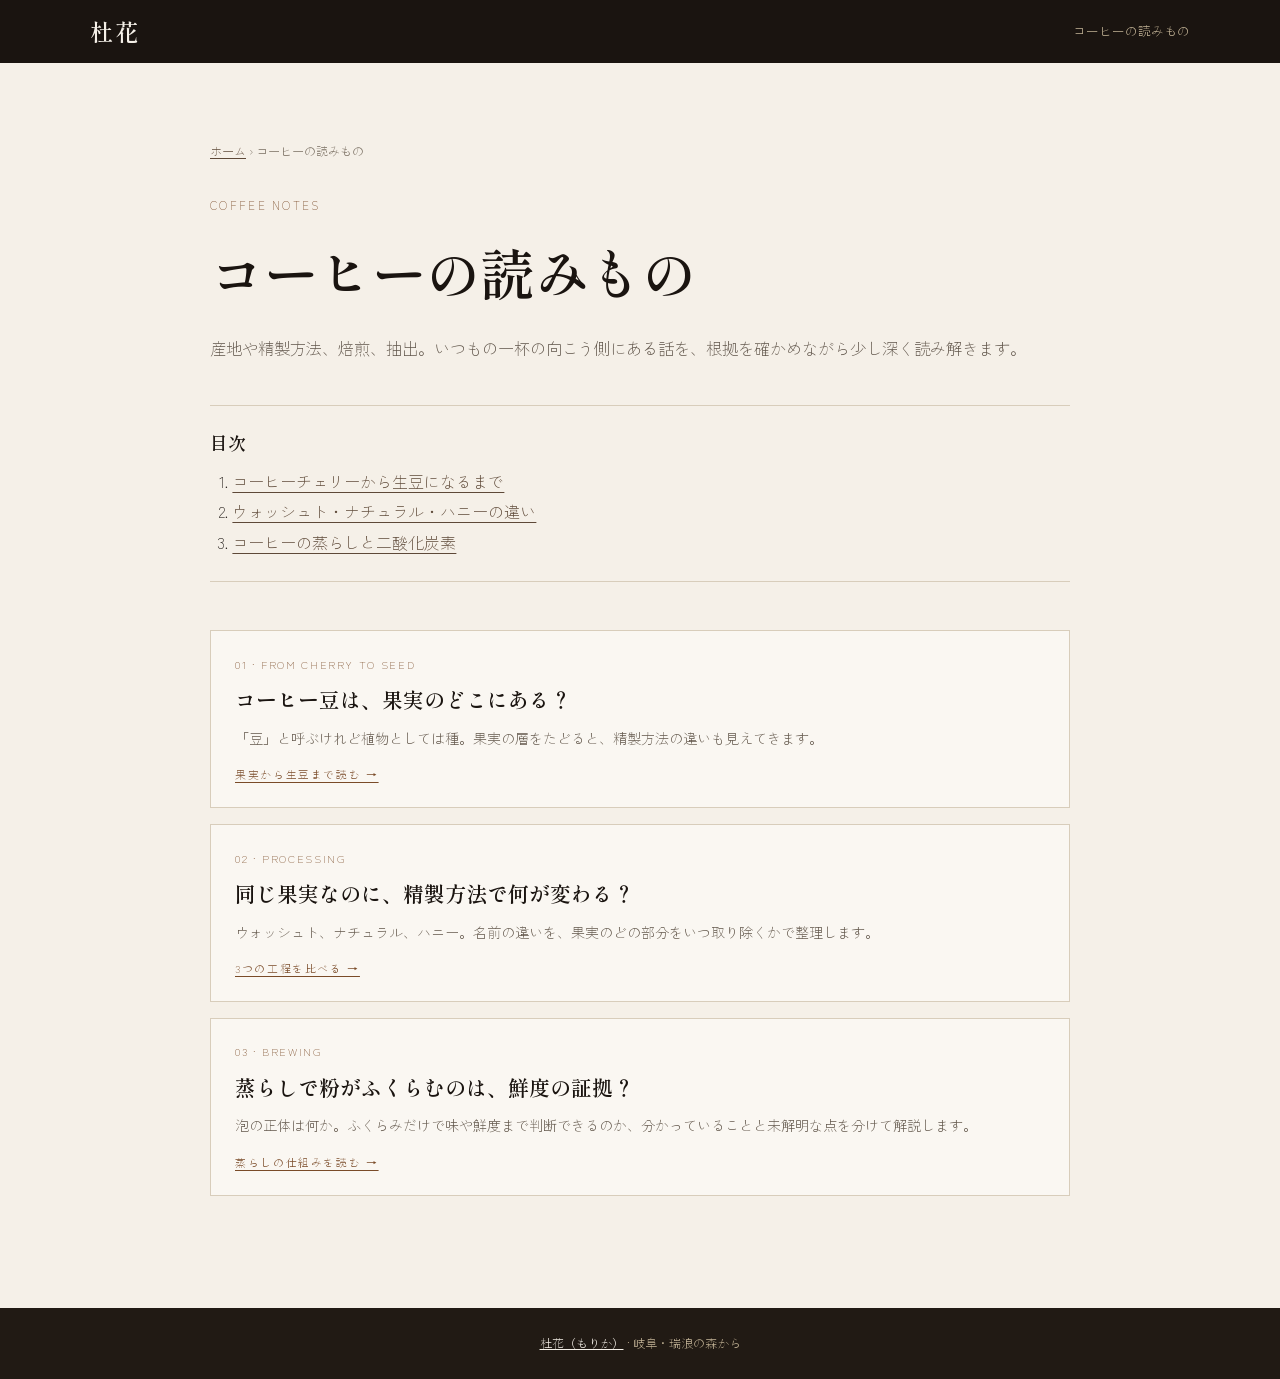
<file: coffee-notes/index.html>
<!doctype html>
<html lang="ja">
<head>
<meta charset="utf-8">
<meta name="viewport" content="width=device-width, initial-scale=1">
<meta name="robots" content="index,follow,max-image-preview:large">
<meta name="theme-color" content="#3a5240">
<link rel="icon" type="image/png" href="/apple-touch-icon.png" sizes="180x180">
<link rel="apple-touch-icon" href="/apple-touch-icon.png">
<link rel="stylesheet" href="/coffee-notes/coffee-notes.css">
<title>コーヒーの読みもの｜杜花</title>
<meta name="description" content="コーヒーチェリー、精製方法、焙煎後のガスと蒸らし。コーヒーの仕組みを根拠とともに解説する杜花の読みもの。">
<link rel="canonical" href="https://morika-lp.vercel.app/coffee-notes/">
<meta property="og:type" content="article">
<meta property="og:site_name" content="杜花">
<meta property="og:title" content="コーヒーの読みもの｜杜花">
<meta property="og:description" content="コーヒーチェリー、精製方法、焙煎後のガスと蒸らし。コーヒーの仕組みを根拠とともに解説する杜花の読みもの。">
<meta property="og:url" content="https://morika-lp.vercel.app/coffee-notes/">
<script type="application/ld+json">{"@context":"https://schema.org","@type":"CollectionPage","headline":"コーヒーの読みもの｜杜花","description":"コーヒーチェリー、精製方法、焙煎後のガスと蒸らし。コーヒーの仕組みを根拠とともに解説する杜花の読みもの。","url":"https://morika-lp.vercel.app/coffee-notes/","inLanguage":"ja-JP","publisher":{"@type":"Organization","name":"杜花","url":"https://morika-lp.vercel.app/"}}</script>
</head>
<body>
<header class="site-header"><nav aria-label="メイン"><a class="brand" href="/">杜花</a><a class="nav-link" href="/coffee-notes/">コーヒーの読みもの</a></nav></header>
<main class="page-wrap">
<p class="breadcrumb"><a href="/">ホーム</a> › コーヒーの読みもの</p><p class="eyebrow">COFFEE NOTES</p><h1 class="page-title">コーヒーの読みもの</h1><p class="lead">産地や精製方法、焙煎、抽出。いつもの一杯の向こう側にある話を、根拠を確かめながら少し深く読み解きます。</p><nav class="toc" aria-labelledby="toc-title"><h2 id="toc-title">目次</h2><ol><li><a href="/coffee-notes/coffee-cherry/">コーヒーチェリーから生豆になるまで</a></li><li><a href="/coffee-notes/washed-natural/">ウォッシュト・ナチュラル・ハニーの違い</a></li><li><a href="/coffee-notes/coffee-bloom/">コーヒーの蒸らしと二酸化炭素</a></li></ol></nav><section aria-label="記事一覧"><div class="contents-list"><a class="contents-card" href="/coffee-notes/coffee-cherry/"><span>01 · FROM CHERRY TO SEED</span><h2>コーヒー豆は、果実のどこにある？</h2><p>「豆」と呼ぶけれど植物としては種。果実の層をたどると、精製方法の違いも見えてきます。</p><span class="more">果実から生豆まで読む →</span></a><a class="contents-card" href="/coffee-notes/washed-natural/"><span>02 · PROCESSING</span><h2>同じ果実なのに、精製方法で何が変わる？</h2><p>ウォッシュト、ナチュラル、ハニー。名前の違いを、果実のどの部分をいつ取り除くかで整理します。</p><span class="more">3つの工程を比べる →</span></a><a class="contents-card" href="/coffee-notes/coffee-bloom/"><span>03 · BREWING</span><h2>蒸らしで粉がふくらむのは、鮮度の証拠？</h2><p>泡の正体は何か。ふくらみだけで味や鮮度まで判断できるのか、分かっていることと未解明な点を分けて解説します。</p><span class="more">蒸らしの仕組みを読む →</span></a></div></section>
</main>
<footer class="site-footer"><a href="/">杜花（もりか）</a> · 岐阜・瑞浪の森から</footer>
</body>
</html>
</file>
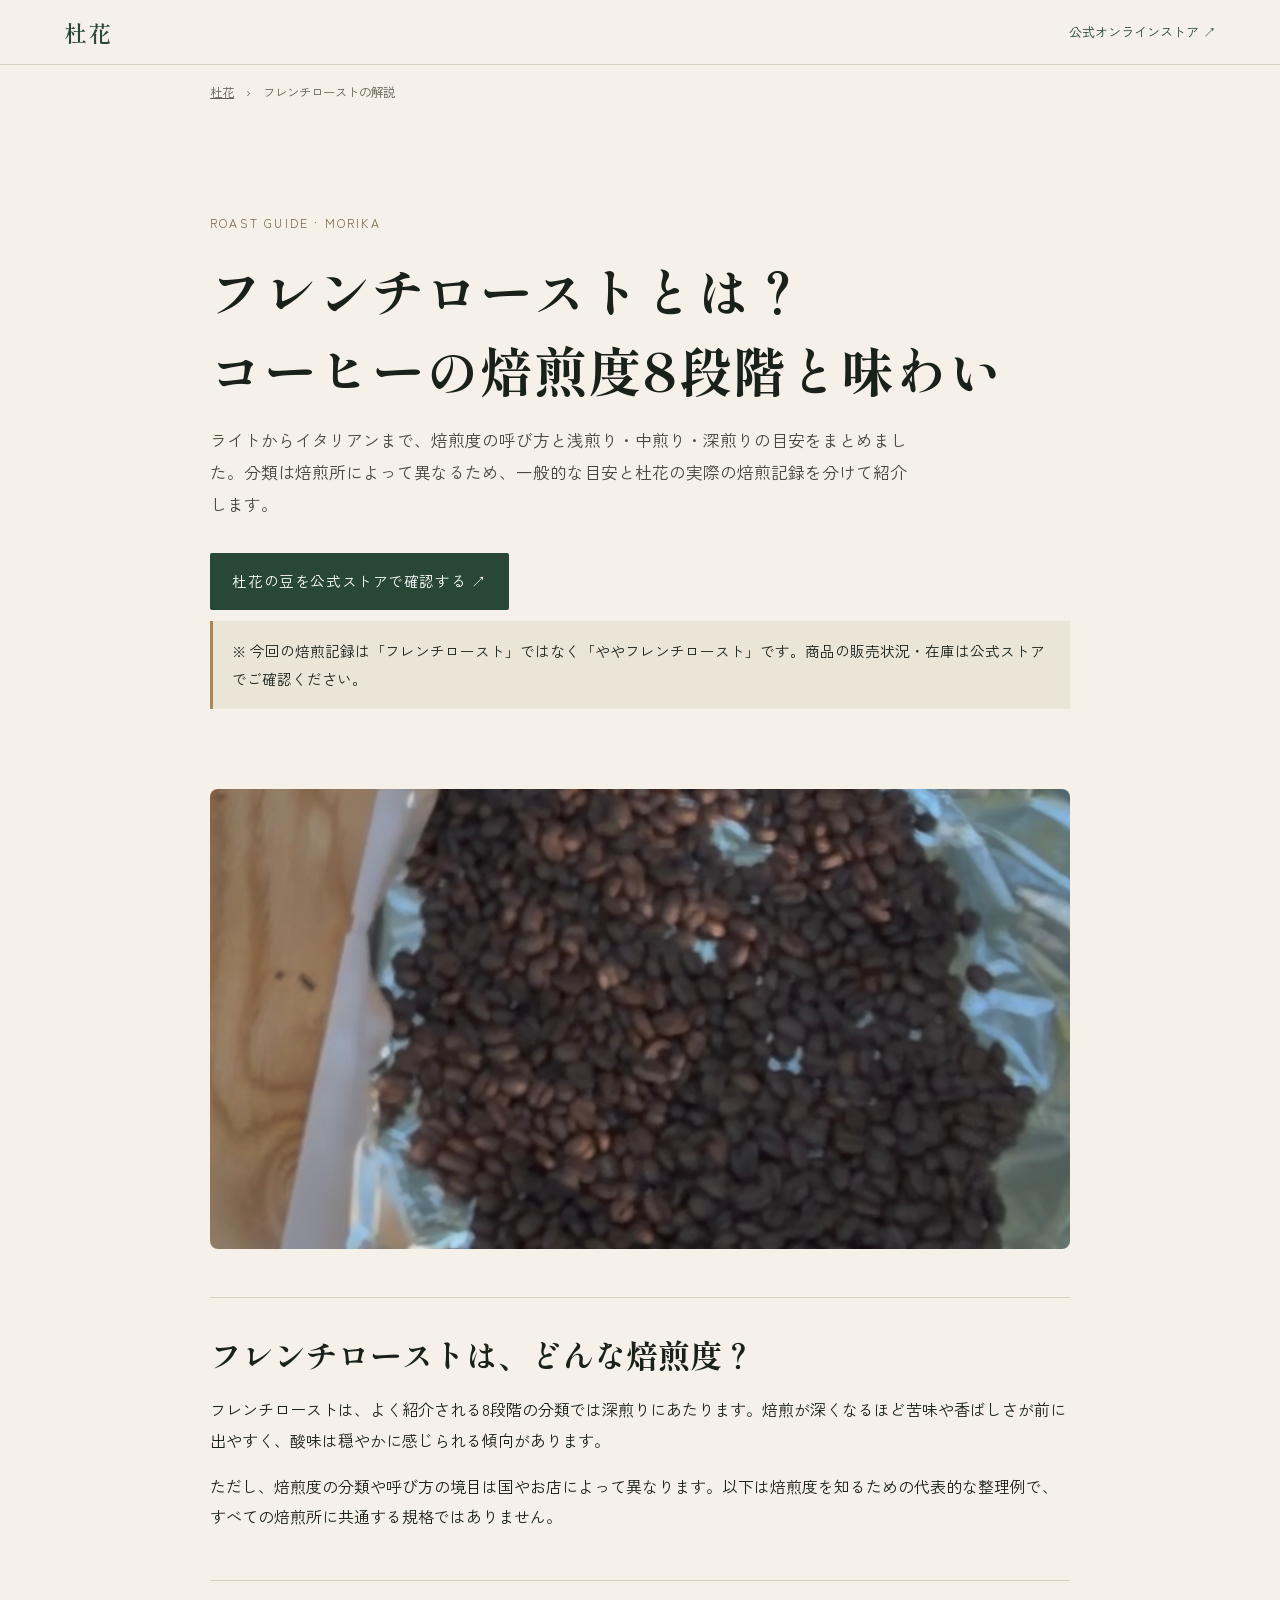
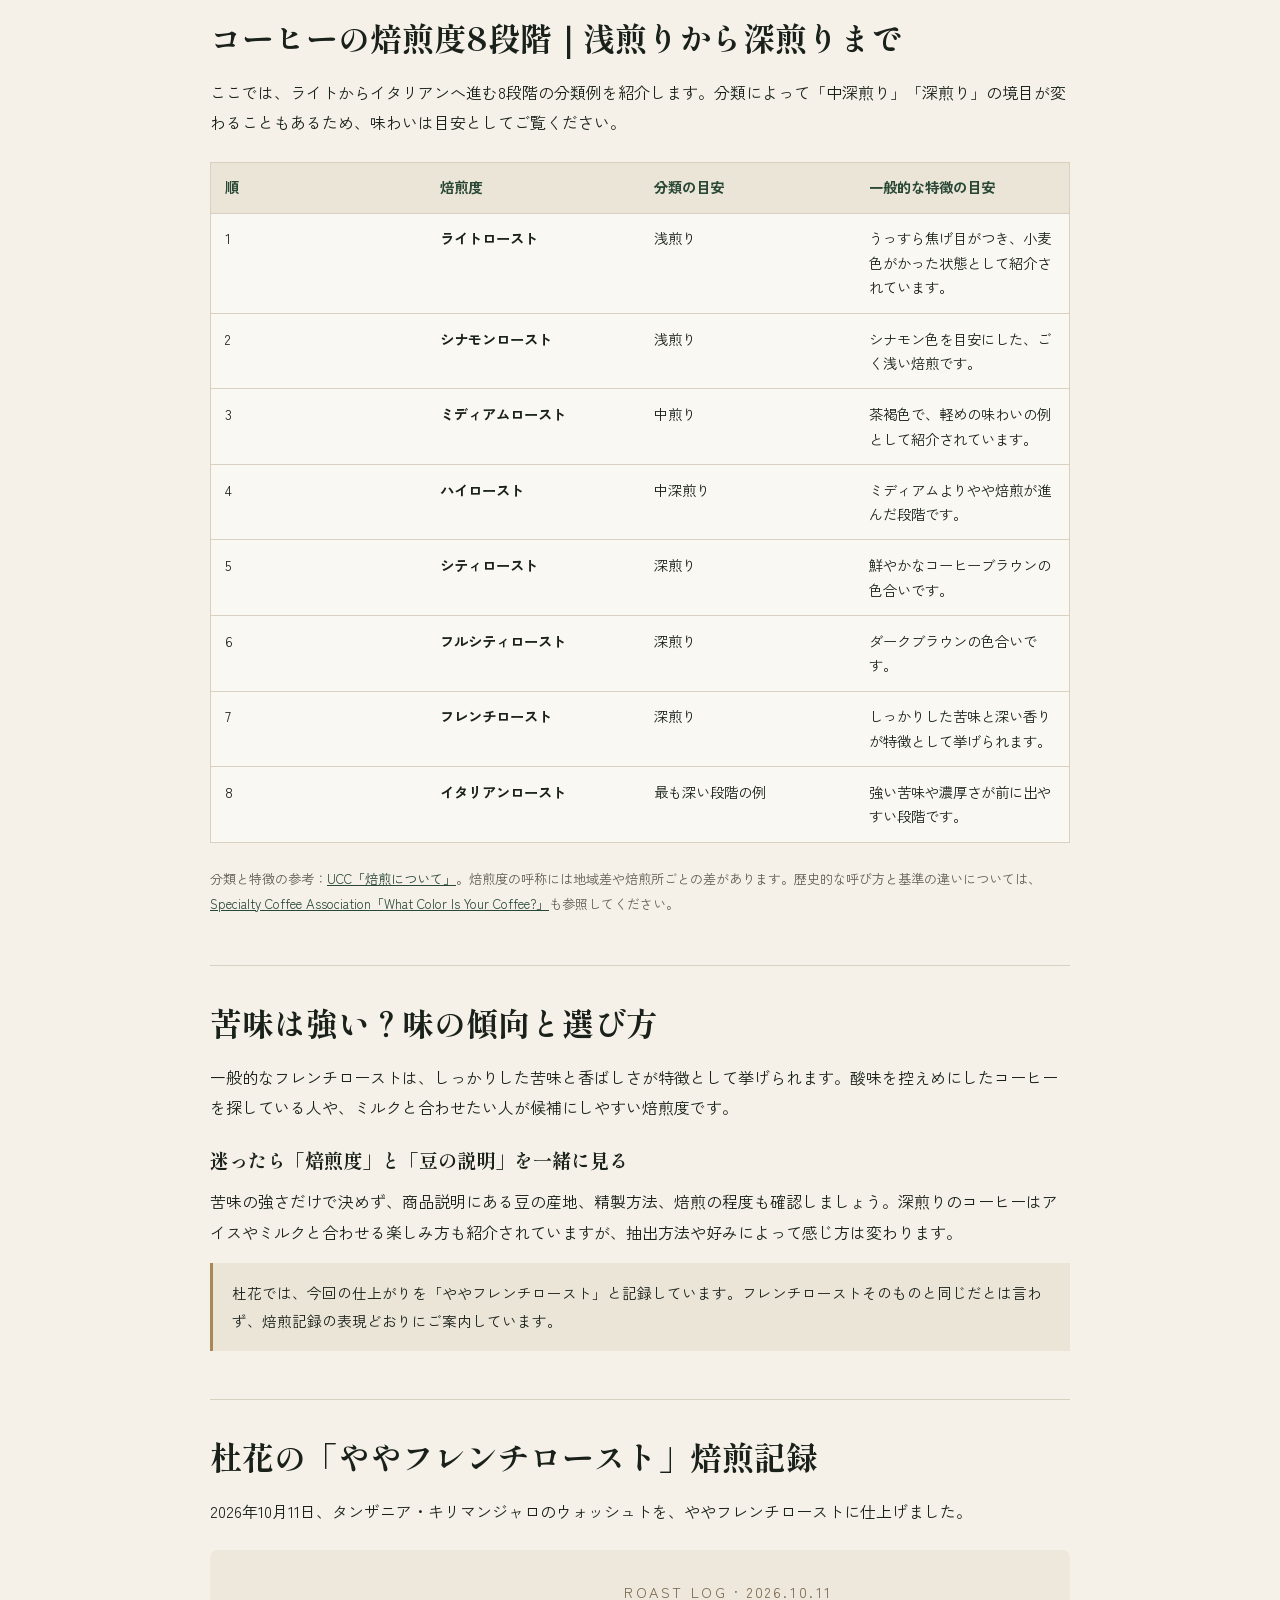
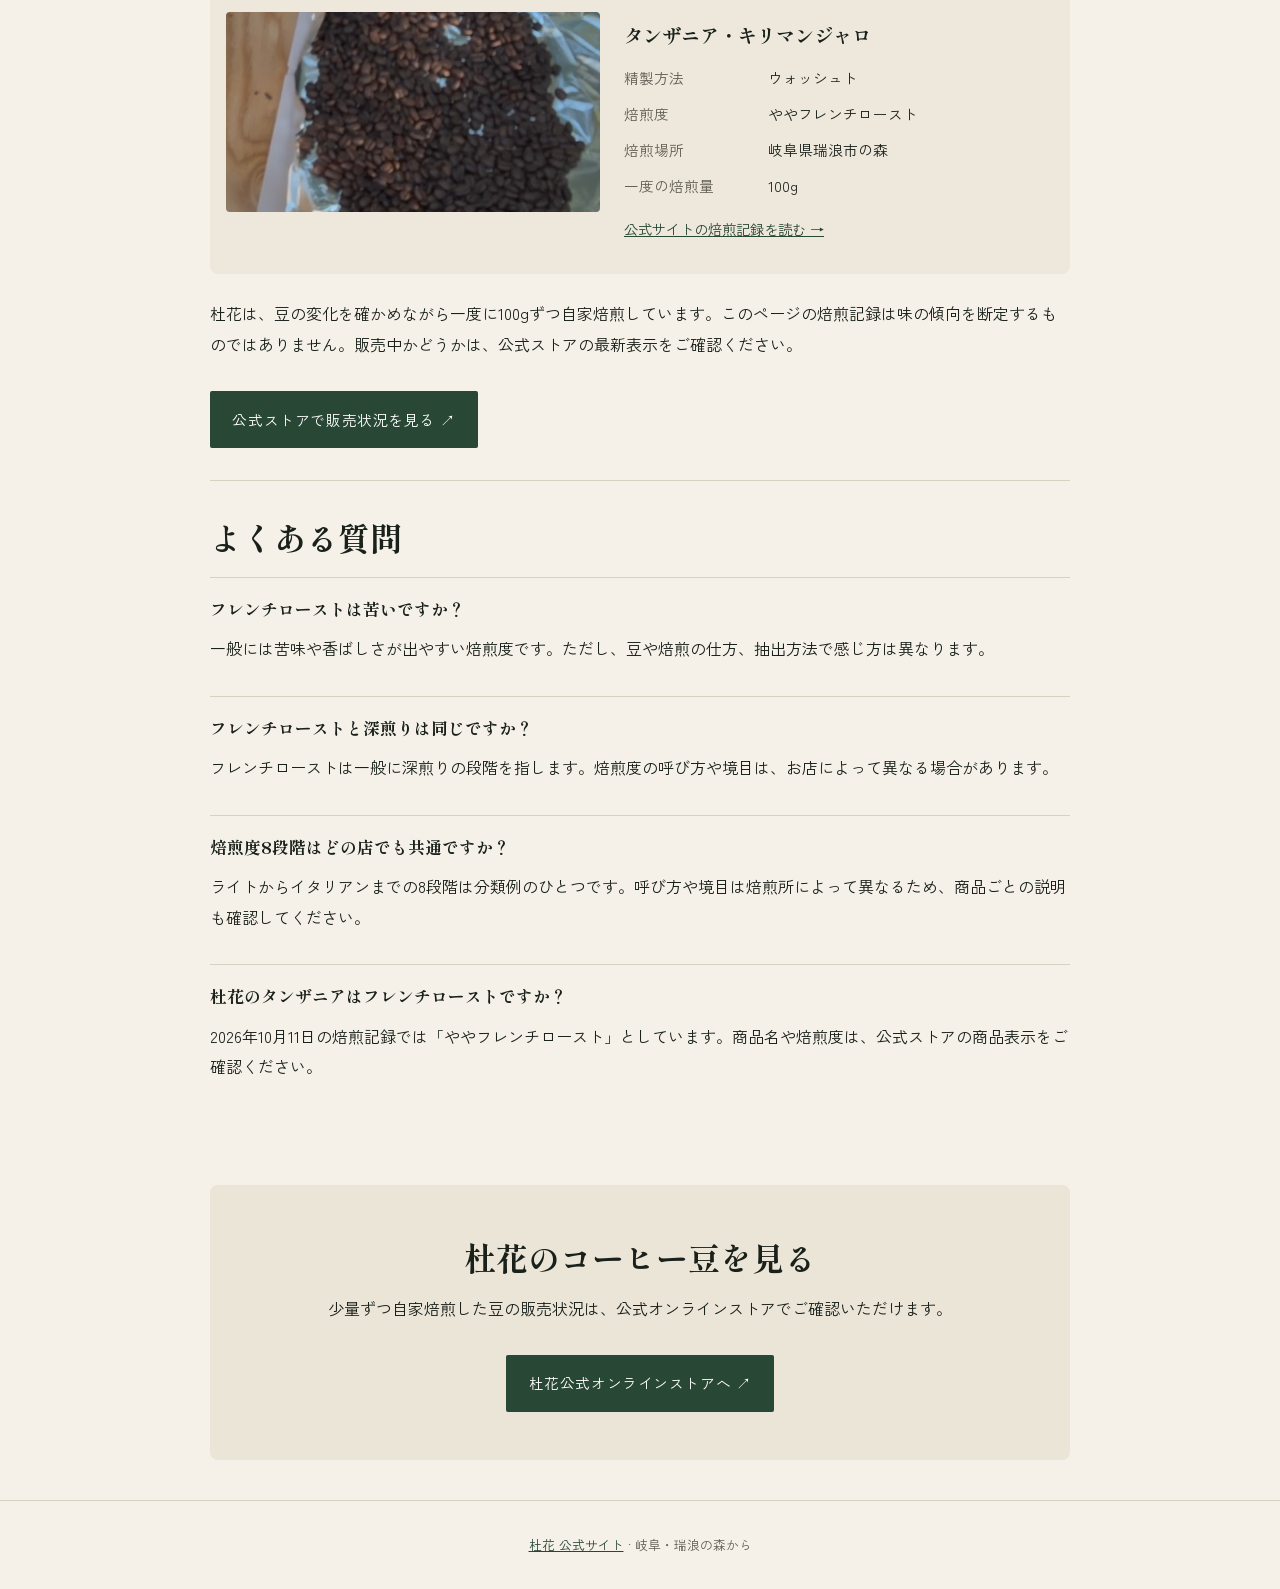
<file: french-roast/index.html>
<!doctype html>
<html lang="ja">
<head>
  <meta charset="utf-8">
  <meta name="viewport" content="width=device-width, initial-scale=1">
  <meta name="robots" content="index,follow,max-image-preview:large">
  <link rel="icon" type="image/png" href="/apple-touch-icon.png" sizes="180x180">
  <link rel="apple-touch-icon" href="/apple-touch-icon.png">
  <meta name="description" content="フレンチローストとは？コーヒーの焙煎度8段階（ライト〜イタリアン）と浅煎り・中煎り・深煎りの違いを解説。杜花の「ややフレンチロースト」の記録も紹介します。">
  <link rel="canonical" href="https://morika-lp.vercel.app/french-roast/">
  <meta property="og:type" content="article">
  <meta property="og:locale" content="ja_JP">
  <meta property="og:site_name" content="杜花">
  <meta property="og:title" content="フレンチローストとは？コーヒー焙煎度8段階と味わい｜杜花">
  <meta property="og:description" content="ライトからイタリアンまで、コーヒーの焙煎度8段階を比較。杜花の「ややフレンチロースト」の焙煎記録も紹介します。">
  <meta property="og:url" content="https://morika-lp.vercel.app/french-roast/">
  <meta property="og:image" content="https://morika-lp.vercel.app/images/roast-tanzania-kilimanjaro-2026-10-11.jpg">
  <title>フレンチローストとは？コーヒー焙煎度8段階と味わい｜杜花</title>
  <link rel="preconnect" href="https://fonts.googleapis.com">
  <link rel="preconnect" href="https://fonts.gstatic.com" crossorigin>
  <link href="https://fonts.googleapis.com/css2?family=Shippori+Mincho:wght@400;600;700&family=Zen+Kaku+Gothic+New:wght@400;500;600&display=swap" rel="stylesheet">
  <script type="application/ld+json">
  {
    "@context":"https://schema.org",
    "@graph":[
      {
        "@type":"Article",
        "@id":"https://morika-lp.vercel.app/french-roast/#article",
        "headline":"フレンチローストとは？コーヒー焙煎度8段階と味わい",
        "description":"ライトからイタリアンまでの焙煎度8段階と、杜花のタンザニア・キリマンジャロをややフレンチローストに仕上げた記録。",
        "inLanguage":"ja-JP",
        "mainEntityOfPage":"https://morika-lp.vercel.app/french-roast/",
        "image":"https://morika-lp.vercel.app/images/roast-tanzania-kilimanjaro-2026-10-11.jpg",
        "datePublished":"2026-10-21",
        "dateModified":"2026-11-02",
        "author":{"@type":"Organization","name":"杜花","url":"https://morika-lp.vercel.app/"},
        "publisher":{"@type":"Organization","name":"杜花","url":"https://morika-lp.vercel.app/"}
      },
      {
        "@type":"FAQPage",
        "mainEntity":[
          {"@type":"Question","name":"フレンチローストはどんな味ですか？","acceptedAnswer":{"@type":"Answer","text":"一般には深い焙煎による香ばしさや苦味が感じられやすく、酸味は穏やかになる傾向があります。豆や焙煎の仕方によって味わいは異なります。"}},
          {"@type":"Question","name":"フレンチローストと深煎りは同じですか？","acceptedAnswer":{"@type":"Answer","text":"フレンチローストは一般に深煎りの段階を指す呼び方です。ただし焙煎度の呼称や境目は店によって異なることがあります。"}},
          {"@type":"Question","name":"コーヒーの焙煎度8段階はどの店でも共通ですか？","acceptedAnswer":{"@type":"Answer","text":"ライトからイタリアンまでの8段階は分類例のひとつです。焙煎度の呼び方や境目は、国や焙煎所によって異なります。商品を選ぶときは各店の商品説明も確認してください。"}},
          {"@type":"Question","name":"杜花のタンザニアはフレンチローストですか？","acceptedAnswer":{"@type":"Answer","text":"杜花の2026年10月11日の焙煎記録では、タンザニア・キリマンジャロのウォッシュトを「ややフレンチロースト」と記録しています。フレンチローストそのものではなく、ややフレンチローストという仕上がりです。"}}
        ]
      },
      {
        "@type":"BreadcrumbList",
        "itemListElement":[
          {"@type":"ListItem","position":1,"name":"杜花","item":"https://morika-lp.vercel.app/"},
          {"@type":"ListItem","position":2,"name":"フレンチローストの解説","item":"https://morika-lp.vercel.app/french-roast/"}
        ]
      }
    ]
  }
  </script>
  <style>
    :root{--ink:#1a211b;--forest:#294735;--paper:#f5f1e8;--line:#d8d0c1;--muted:#625f56}
    *{box-sizing:border-box}
    html{scroll-behavior:smooth}
    body{margin:0;background:var(--paper);color:var(--ink);font-family:"Zen Kaku Gothic New",sans-serif;line-height:1.9}
    a{color:var(--forest)}
    .topbar{padding:1rem clamp(1.25rem,5vw,4rem);border-bottom:1px solid var(--line);display:flex;justify-content:space-between;align-items:center}
    .brand{font:600 1.4rem "Shippori Mincho",serif;text-decoration:none;color:var(--forest);letter-spacing:.12em}
    .topbar a:last-child{font-size:.82rem;text-decoration:none}
    main{width:min(100% - 2rem,860px);margin:auto}
    .crumbs{padding:1rem 0;color:var(--muted);font-size:.78rem}
    .crumbs a{color:inherit}
    .article-head{padding:clamp(2rem,7vw,5rem) 0 2rem}
    .eyebrow{color:#7a674d;font-size:.76rem;letter-spacing:.18em;text-transform:uppercase}
    h1,h2,h3{font-family:"Shippori Mincho",serif;line-height:1.5}
    h1{font-size:clamp(2rem,5vw,3.3rem);margin:.6rem 0 1rem;letter-spacing:.02em}
    .lead{font-size:1.05rem;color:#48483f;max-width:700px}
    .button{display:inline-flex;align-items:center;justify-content:center;background:var(--forest);color:#fff;text-decoration:none;padding:.9rem 1.4rem;border-radius:2px;font-size:.92rem;letter-spacing:.04em;margin-top:1rem}
    .button:hover{background:#1c3325}
    .button:focus-visible,a:focus-visible{outline:3px solid #ae8852;outline-offset:3px}
    .hero-photo{margin:2rem 0 3rem;border-radius:8px;overflow:hidden;background:#ddd}
    .hero-photo img{display:block;width:100%;height:auto}
    article section{padding:2rem 0;border-top:1px solid var(--line)}
    h2{font-size:clamp(1.45rem,3.5vw,2rem);margin:0 0 1rem}
    h3{font-size:1.2rem;margin:1.5rem 0 .5rem}
    p{margin:.7rem 0 1rem}
    .note{padding:1rem 1.2rem;background:#ebe5d8;border-left:3px solid #a98857;font-size:.92rem}
    .roast-card{display:grid;grid-template-columns:minmax(0,1fr) minmax(0,1.15fr);gap:1.5rem;align-items:center;background:#eee8dc;padding:1rem;border-radius:8px;margin:1.5rem 0}
    .roast-card img{width:100%;height:auto;display:block;border-radius:4px}
    .roast-card h3{margin:.2rem 0}
    .roast-card p{font-size:.9rem}
    .facts{display:grid;grid-template-columns:8rem 1fr;gap:.5rem 1rem;font-size:.92rem}
    .facts dt{color:var(--muted)}.facts dd{margin:0}
    .roast-table-wrap{margin:1.5rem 0;border:1px solid var(--line);background:rgba(255,255,255,.45)}
    .roast-level-table{width:100%;border-collapse:collapse;table-layout:fixed;font-size:.9rem;line-height:1.7}
    .roast-level-table th,.roast-level-table td{padding:.8rem .9rem;border-bottom:1px solid var(--line);text-align:left;vertical-align:top}
    .roast-level-table thead th{background:#ebe5d8;color:var(--forest);font-weight:600}
    .roast-level-table tbody th{font-weight:600;white-space:nowrap}
    .roast-level-table tbody tr:last-child th,.roast-level-table tbody tr:last-child td{border-bottom:0}
    .source-note{font-size:.82rem;color:var(--muted)}
    .faq-item{padding:1rem 0;border-top:1px solid var(--line)}
    .faq-item h3{margin:.2rem 0;font-size:1.05rem}
    .final-cta{text-align:center;padding:3rem 1rem;background:#ebe5d8;border-radius:8px;margin:2.5rem 0}
    .final-cta h2{margin-bottom:.5rem}
    footer{padding:2rem 1rem;text-align:center;border-top:1px solid var(--line);font-size:.8rem;color:var(--muted)}
    @media(max-width:600px){
      .roast-card{grid-template-columns:1fr}
      .facts{grid-template-columns:6.5rem 1fr}
      .topbar a:last-child{font-size:.72rem}
      .roast-table-wrap{border:0;background:transparent}
      .roast-level-table,.roast-level-table tbody,.roast-level-table tr,.roast-level-table th,.roast-level-table td{display:block;width:100%}
      .roast-level-table thead{position:absolute;width:1px;height:1px;padding:0;margin:-1px;overflow:hidden;clip:rect(0,0,0,0);white-space:nowrap;border:0}
      .roast-level-table tbody tr{display:grid;grid-template-columns:2rem minmax(0,1fr);gap:0 .65rem;margin:0 0 .8rem;padding:.85rem 1rem;background:rgba(255,255,255,.55);border:1px solid var(--line)}
      .roast-level-table tbody td,.roast-level-table tbody th{padding:0;border:0;white-space:normal;overflow-wrap:anywhere}
      .roast-level-table tbody td:first-child{grid-column:1;grid-row:1 / span 3;color:var(--muted);padding-top:.05rem}
      .roast-level-table tbody th{grid-column:2;grid-row:1;font-size:1rem;color:var(--forest)}
      .roast-level-table tbody td:nth-of-type(2){grid-column:2;grid-row:2;margin-top:.25rem;font-size:.82rem;color:var(--muted)}
      .roast-level-table tbody td:nth-of-type(2)::before{content:"分類の目安：";font-weight:600;color:var(--ink)}
      .roast-level-table tbody td:nth-of-type(3){grid-column:2;grid-row:3;margin-top:.25rem}
      .roast-level-table tbody td:nth-of-type(3)::before{content:"特徴：";font-weight:600}
    }
    @media(prefers-reduced-motion:reduce){html{scroll-behavior:auto}}
  </style>
</head>
<body>
  <header class="topbar">
    <a class="brand" href="/" aria-label="杜花 公式サイトへ">杜花</a>
    <a href="https://morikacoffee.base.shop/?utm_source=morika-lp&amp;utm_medium=seo&amp;utm_campaign=french-roast&amp;utm_content=header" target="_blank" rel="noopener">公式オンラインストア ↗</a>
  </header>
  <main>
    <nav class="crumbs" aria-label="パンくずリスト"><a href="/">杜花</a>　›　フレンチローストの解説</nav>
    <article>
      <header class="article-head">
        <p class="eyebrow">Roast guide · Morika</p>
        <h1>フレンチローストとは？<br>コーヒーの焙煎度8段階と味わい</h1>
        <p class="lead">ライトからイタリアンまで、焙煎度の呼び方と浅煎り・中煎り・深煎りの目安をまとめました。分類は焙煎所によって異なるため、一般的な目安と杜花の実際の焙煎記録を分けて紹介します。</p>
        <a class="button" href="https://morikacoffee.base.shop/?utm_source=morika-lp&amp;utm_medium=seo&amp;utm_campaign=french-roast&amp;utm_content=top" target="_blank" rel="noopener">杜花の豆を公式ストアで確認する ↗</a>
        <p class="note">※ 今回の焙煎記録は「フレンチロースト」ではなく「ややフレンチロースト」です。商品の販売状況・在庫は公式ストアでご確認ください。</p>
      </header>
      <figure class="hero-photo">
        <img src="../images/roast-tanzania-kilimanjaro-2026-10-11.jpg" alt="ややフレンチローストに仕上げたタンザニア・キリマンジャロのコーヒー豆" width="964" height="516" fetchpriority="high">
      </figure>

      <section>
        <h2>フレンチローストは、どんな焙煎度？</h2>
        <p>フレンチローストは、よく紹介される8段階の分類では深煎りにあたります。焙煎が深くなるほど苦味や香ばしさが前に出やすく、酸味は穏やかに感じられる傾向があります。</p>
        <p>ただし、焙煎度の分類や呼び方の境目は国やお店によって異なります。以下は焙煎度を知るための代表的な整理例で、すべての焙煎所に共通する規格ではありません。</p>
      </section>

      <section id="roast-levels">
        <h2>コーヒーの焙煎度8段階｜浅煎りから深煎りまで</h2>
        <p>ここでは、ライトからイタリアンへ進む8段階の分類例を紹介します。分類によって「中深煎り」「深煎り」の境目が変わることもあるため、味わいは目安としてご覧ください。</p>
        <div class="roast-table-wrap" role="region" aria-label="焙煎度8段階の比較表。横にスクロールできます" tabindex="0">
          <table class="roast-level-table">
            <thead><tr><th scope="col">順</th><th scope="col">焙煎度</th><th scope="col">分類の目安</th><th scope="col">一般的な特徴の目安</th></tr></thead>
            <tbody>
              <tr><td>1</td><th scope="row">ライトロースト</th><td>浅煎り</td><td>うっすら焦げ目がつき、小麦色がかった状態として紹介されています。</td></tr>
              <tr><td>2</td><th scope="row">シナモンロースト</th><td>浅煎り</td><td>シナモン色を目安にした、ごく浅い焙煎です。</td></tr>
              <tr><td>3</td><th scope="row">ミディアムロースト</th><td>中煎り</td><td>茶褐色で、軽めの味わいの例として紹介されています。</td></tr>
              <tr><td>4</td><th scope="row">ハイロースト</th><td>中深煎り</td><td>ミディアムよりやや焙煎が進んだ段階です。</td></tr>
              <tr><td>5</td><th scope="row">シティロースト</th><td>深煎り</td><td>鮮やかなコーヒーブラウンの色合いです。</td></tr>
              <tr><td>6</td><th scope="row">フルシティロースト</th><td>深煎り</td><td>ダークブラウンの色合いです。</td></tr>
              <tr><td>7</td><th scope="row">フレンチロースト</th><td>深煎り</td><td>しっかりした苦味と深い香りが特徴として挙げられます。</td></tr>
              <tr><td>8</td><th scope="row">イタリアンロースト</th><td>最も深い段階の例</td><td>強い苦味や濃厚さが前に出やすい段階です。</td></tr>
            </tbody>
          </table>
        </div>
        <p class="source-note">分類と特徴の参考：<a href="https://www.ucc.co.jp/enjoy/brew/goodcofee_knowledge_05.html" target="_blank" rel="noopener">UCC「焙煎について」</a>。焙煎度の呼称には地域差や焙煎所ごとの差があります。歴史的な呼び方と基準の違いについては、<a href="https://sca.coffee/sca-news/25/issue-21/what-color-is-your-coffee" target="_blank" rel="noopener">Specialty Coffee Association「What Color Is Your Coffee?」</a>も参照してください。</p>
      </section>

      <section>
        <h2>苦味は強い？味の傾向と選び方</h2>
        <p>一般的なフレンチローストは、しっかりした苦味と香ばしさが特徴として挙げられます。酸味を控えめにしたコーヒーを探している人や、ミルクと合わせたい人が候補にしやすい焙煎度です。</p>
        <h3>迷ったら「焙煎度」と「豆の説明」を一緒に見る</h3>
        <p>苦味の強さだけで決めず、商品説明にある豆の産地、精製方法、焙煎の程度も確認しましょう。深煎りのコーヒーはアイスやミルクと合わせる楽しみ方も紹介されていますが、抽出方法や好みによって感じ方は変わります。</p>
        <p class="note">杜花では、今回の仕上がりを「ややフレンチロースト」と記録しています。フレンチローストそのものと同じだとは言わず、焙煎記録の表現どおりにご案内しています。</p>
      </section>

      <section>
        <h2>杜花の「ややフレンチロースト」焙煎記録</h2>
        <p>2026年10月11日、タンザニア・キリマンジャロのウォッシュトを、ややフレンチローストに仕上げました。</p>
        <div class="roast-card">
          <img src="../images/roast-tanzania-kilimanjaro-2026-10-11.jpg" alt="2026年10月11日に焙煎したタンザニア・キリマンジャロ" width="964" height="516" loading="lazy" decoding="async">
          <div>
            <p class="eyebrow">Roast log · 2026.10.11</p>
            <h3>タンザニア・キリマンジャロ</h3>
            <dl class="facts"><dt>精製方法</dt><dd>ウォッシュト</dd><dt>焙煎度</dt><dd>ややフレンチロースト</dd><dt>焙煎場所</dt><dd>岐阜県瑞浪市の森</dd><dt>一度の焙煎量</dt><dd>100g</dd></dl>
            <p><a href="/#roast-log-2026-10-11-tanzania">公式サイトの焙煎記録を読む →</a></p>
          </div>
        </div>
        <p>杜花は、豆の変化を確かめながら一度に100gずつ自家焙煎しています。このページの焙煎記録は味の傾向を断定するものではありません。販売中かどうかは、公式ストアの最新表示をご確認ください。</p>
        <a class="button" href="https://morikacoffee.base.shop/?utm_source=morika-lp&amp;utm_medium=seo&amp;utm_campaign=french-roast&amp;utm_content=roast-log" target="_blank" rel="noopener">公式ストアで販売状況を見る ↗</a>
      </section>

      <section>
        <h2>よくある質問</h2>
        <div class="faq-item"><h3>フレンチローストは苦いですか？</h3><p>一般には苦味や香ばしさが出やすい焙煎度です。ただし、豆や焙煎の仕方、抽出方法で感じ方は異なります。</p></div>
        <div class="faq-item"><h3>フレンチローストと深煎りは同じですか？</h3><p>フレンチローストは一般に深煎りの段階を指します。焙煎度の呼び方や境目は、お店によって異なる場合があります。</p></div>
        <div class="faq-item"><h3>焙煎度8段階はどの店でも共通ですか？</h3><p>ライトからイタリアンまでの8段階は分類例のひとつです。呼び方や境目は焙煎所によって異なるため、商品ごとの説明も確認してください。</p></div>
        <div class="faq-item"><h3>杜花のタンザニアはフレンチローストですか？</h3><p>2026年10月11日の焙煎記録では「ややフレンチロースト」としています。商品名や焙煎度は、公式ストアの商品表示をご確認ください。</p></div>
      </section>

      <aside class="final-cta">
        <h2>杜花のコーヒー豆を見る</h2>
        <p>少量ずつ自家焙煎した豆の販売状況は、公式オンラインストアでご確認いただけます。</p>
        <a class="button" href="https://morikacoffee.base.shop/?utm_source=morika-lp&amp;utm_medium=seo&amp;utm_campaign=french-roast&amp;utm_content=bottom" target="_blank" rel="noopener">杜花公式オンラインストアへ ↗</a>
      </aside>
    </article>
  </main>
  <footer><a href="/">杜花 公式サイト</a> · 岐阜・瑞浪の森から</footer>
</body>
</html>
</file>
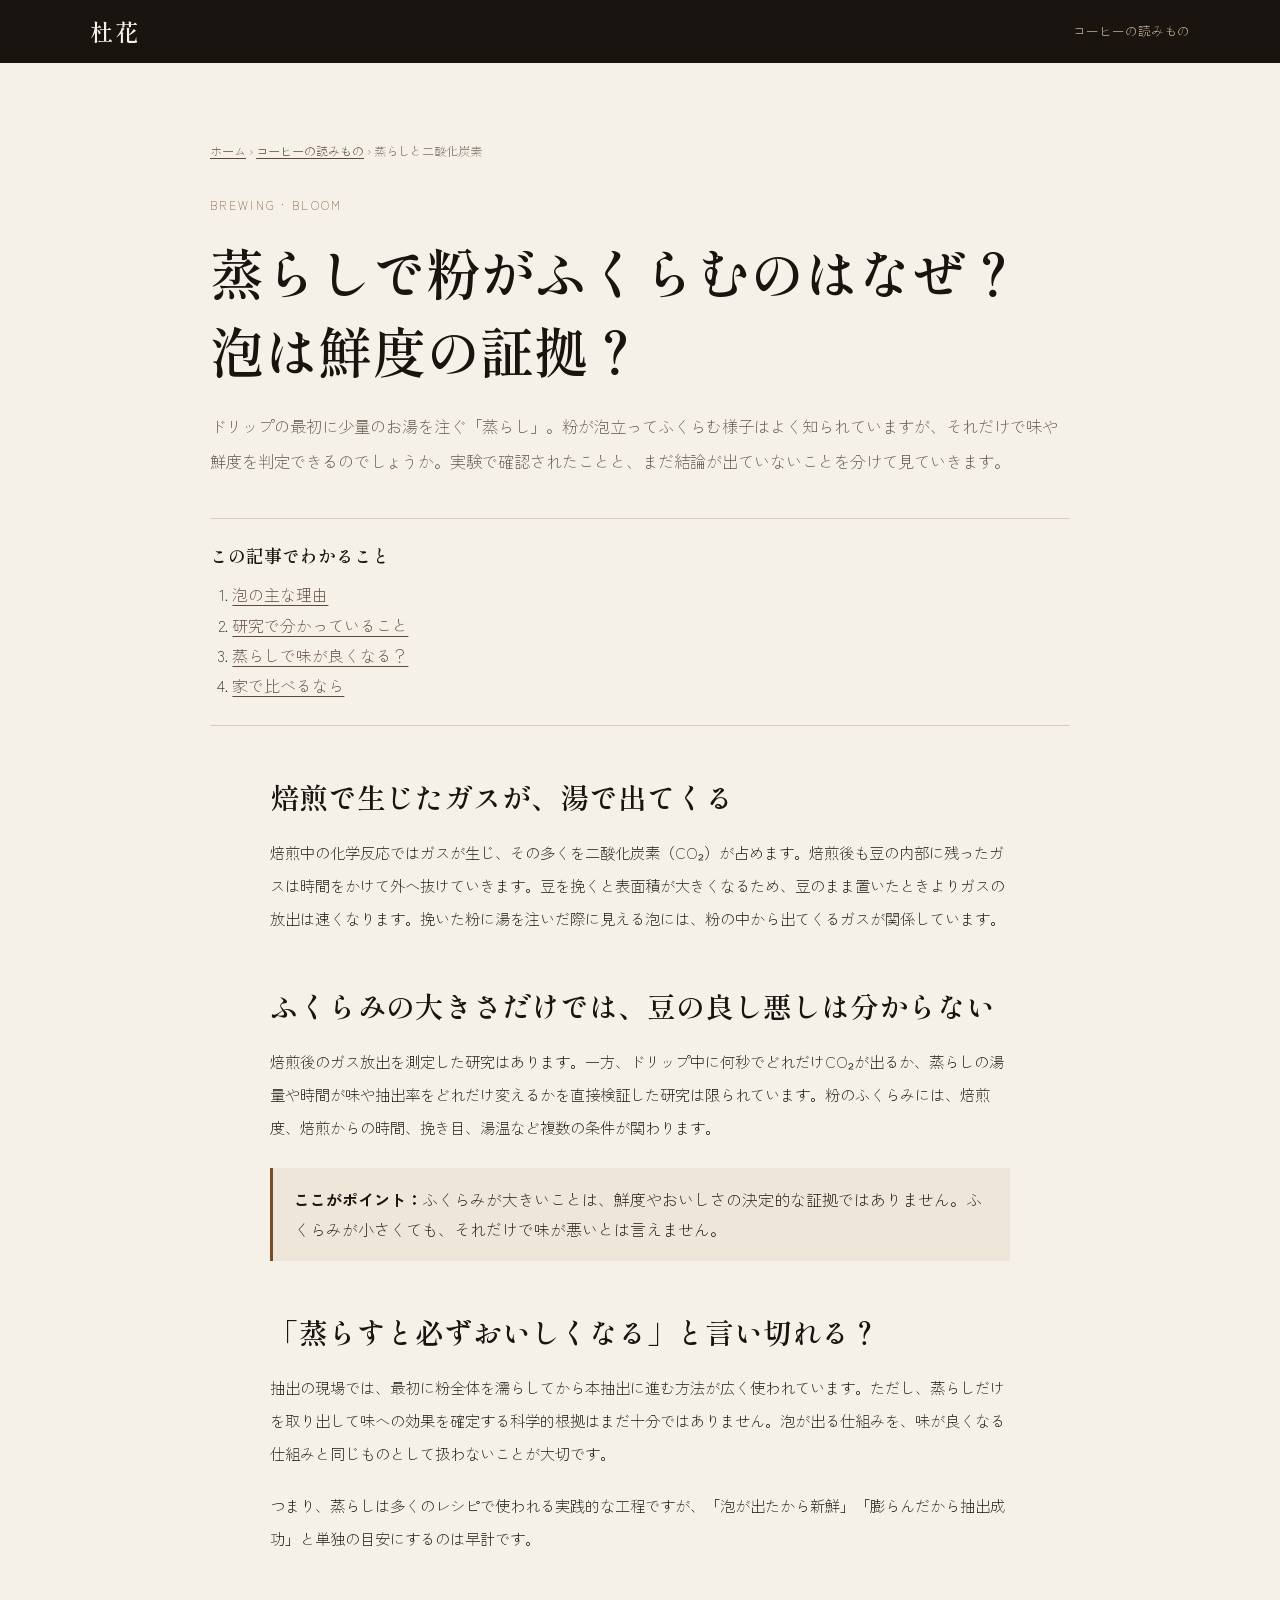
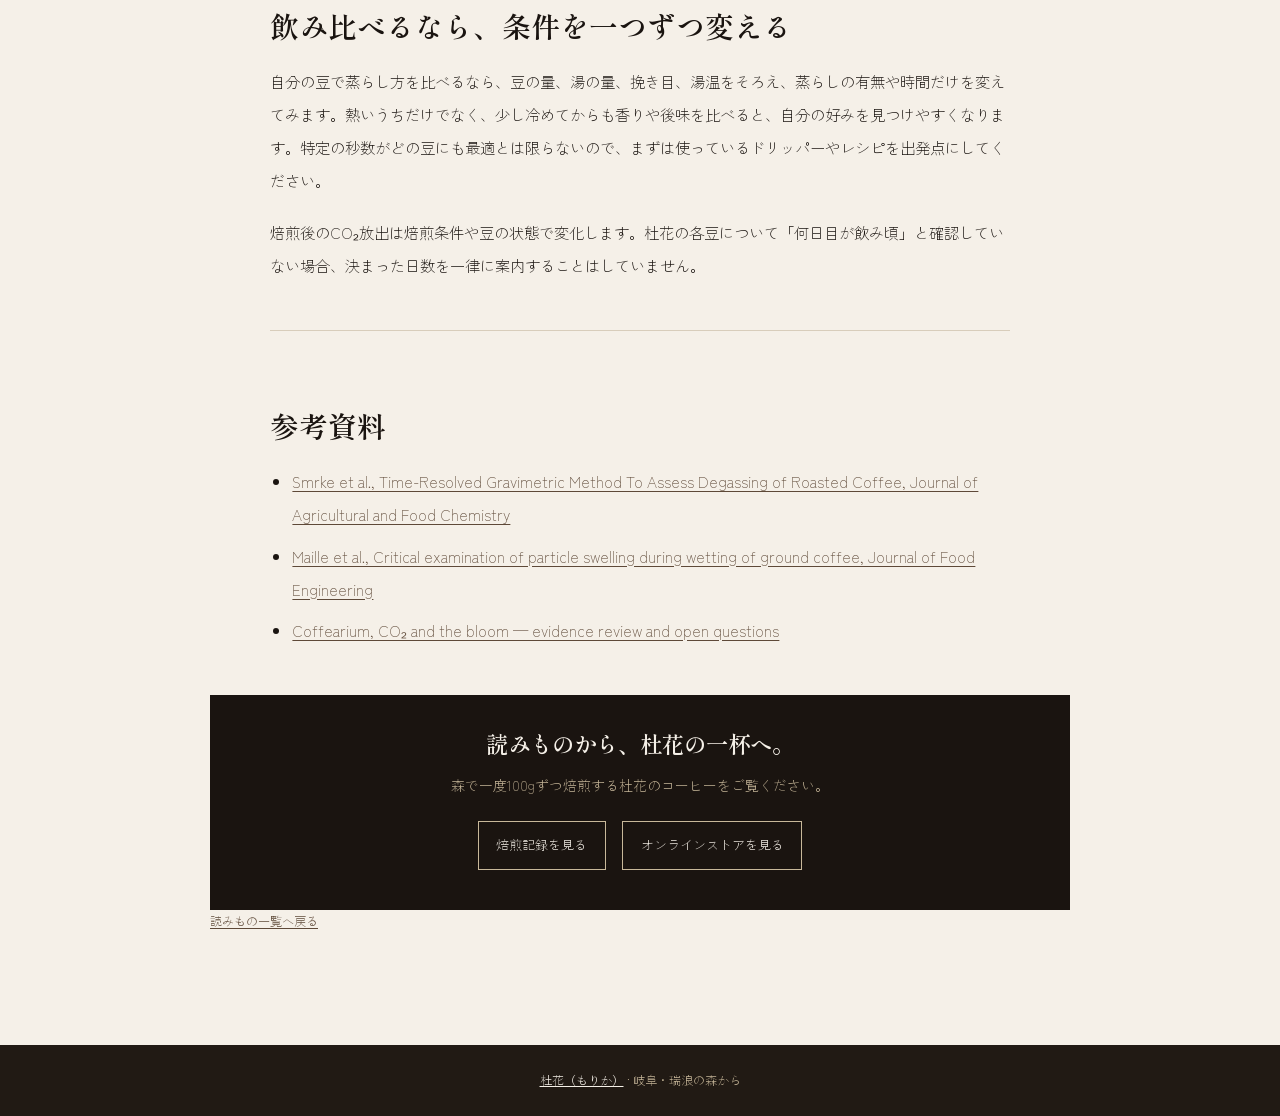
<file: coffee-notes/coffee-bloom/index.html>
<!doctype html>
<html lang="ja">
<head>
<meta charset="utf-8">
<meta name="viewport" content="width=device-width, initial-scale=1">
<meta name="robots" content="index,follow,max-image-preview:large">
<meta name="theme-color" content="#3a5240">
<link rel="icon" type="image/png" href="/apple-touch-icon.png" sizes="180x180">
<link rel="apple-touch-icon" href="/apple-touch-icon.png">
<link rel="stylesheet" href="/coffee-notes/coffee-notes.css">
<title>コーヒーの蒸らしとは？泡とCO₂、鮮度との関係｜杜花</title>
<meta name="description" content="コーヒーの蒸らしで粉が膨らむ理由を解説。焙煎後の二酸化炭素、泡と鮮度の関係、科学的にまだ分かっていない点を分けて紹介します。">
<link rel="canonical" href="https://morika-lp.vercel.app/coffee-notes/coffee-bloom/">
<meta property="og:type" content="article">
<meta property="og:site_name" content="杜花">
<meta property="og:title" content="コーヒーの蒸らしとは？泡とCO₂、鮮度との関係｜杜花">
<meta property="og:description" content="コーヒーの蒸らしで粉が膨らむ理由を解説。焙煎後の二酸化炭素、泡と鮮度の関係、科学的にまだ分かっていない点を分けて紹介します。">
<meta property="og:url" content="https://morika-lp.vercel.app/coffee-notes/coffee-bloom/">
<script type="application/ld+json">{"@context":"https://schema.org","@type":"Article","headline":"コーヒーの蒸らしとは？泡とCO₂、鮮度との関係｜杜花","description":"コーヒーの蒸らしで粉が膨らむ理由を解説。焙煎後の二酸化炭素、泡と鮮度の関係、科学的にまだ分かっていない点を分けて紹介します。","url":"https://morika-lp.vercel.app/coffee-notes/coffee-bloom/","inLanguage":"ja-JP","publisher":{"@type":"Organization","name":"杜花","url":"https://morika-lp.vercel.app/"}}</script>
</head>
<body>
<header class="site-header"><nav aria-label="メイン"><a class="brand" href="/">杜花</a><a class="nav-link" href="/coffee-notes/">コーヒーの読みもの</a></nav></header>
<main class="page-wrap">
<nav class="breadcrumb" aria-label="パンくず"><a href="/">ホーム</a> › <a href="/coffee-notes/">コーヒーの読みもの</a> › 蒸らしと二酸化炭素</nav><p class="eyebrow">BREWING · BLOOM</p><h1 class="page-title">蒸らしで粉がふくらむのはなぜ？<br>泡は鮮度の証拠？</h1><p class="lead">ドリップの最初に少量のお湯を注ぐ「蒸らし」。粉が泡立ってふくらむ様子はよく知られていますが、それだけで味や鮮度を判定できるのでしょうか。実験で確認されたことと、まだ結論が出ていないことを分けて見ていきます。</p><nav class="toc" aria-label="この記事の目次"><h2>この記事でわかること</h2><ol><li><a href="#why">泡の主な理由</a></li><li><a href="#known">研究で分かっていること</a></li><li><a href="#not-known">蒸らしで味が良くなる？</a></li><li><a href="#try">家で比べるなら</a></li></ol></nav><article class="article-body"><section id="why"><h2>焙煎で生じたガスが、湯で出てくる</h2><p>焙煎中の化学反応ではガスが生じ、その多くを二酸化炭素（CO₂）が占めます。焙煎後も豆の内部に残ったガスは時間をかけて外へ抜けていきます。豆を挽くと表面積が大きくなるため、豆のまま置いたときよりガスの放出は速くなります。挽いた粉に湯を注いだ際に見える泡には、粉の中から出てくるガスが関係しています。</p></section><section id="known"><h2>ふくらみの大きさだけでは、豆の良し悪しは分からない</h2><p>焙煎後のガス放出を測定した研究はあります。一方、ドリップ中に何秒でどれだけCO₂が出るか、蒸らしの湯量や時間が味や抽出率をどれだけ変えるかを直接検証した研究は限られています。粉のふくらみには、焙煎度、焙煎からの時間、挽き目、湯温など複数の条件が関わります。</p><div class="note-box"><strong>ここがポイント：</strong>ふくらみが大きいことは、鮮度やおいしさの決定的な証拠ではありません。ふくらみが小さくても、それだけで味が悪いとは言えません。</div></section><section id="not-known"><h2>「蒸らすと必ずおいしくなる」と言い切れる？</h2><p>抽出の現場では、最初に粉全体を濡らしてから本抽出に進む方法が広く使われています。ただし、蒸らしだけを取り出して味への効果を確定する科学的根拠はまだ十分ではありません。泡が出る仕組みを、味が良くなる仕組みと同じものとして扱わないことが大切です。</p><p>つまり、蒸らしは多くのレシピで使われる実践的な工程ですが、「泡が出たから新鮮」「膨らんだから抽出成功」と単独の目安にするのは早計です。</p></section><section id="try"><h2>飲み比べるなら、条件を一つずつ変える</h2><p>自分の豆で蒸らし方を比べるなら、豆の量、湯の量、挽き目、湯温をそろえ、蒸らしの有無や時間だけを変えてみます。熱いうちだけでなく、少し冷めてからも香りや後味を比べると、自分の好みを見つけやすくなります。特定の秒数がどの豆にも最適とは限らないので、まずは使っているドリッパーやレシピを出発点にしてください。</p><p>焙煎後のCO₂放出は焙煎条件や豆の状態で変化します。杜花の各豆について「何日目が飲み頃」と確認していない場合、決まった日数を一律に案内することはしていません。</p></section><section class="sources"><h2>参考資料</h2><ul><li><a href="https://doi.org/10.1021/acs.jafc.7b03310" target="_blank" rel="noopener">Smrke et al., Time-Resolved Gravimetric Method To Assess Degassing of Roasted Coffee, Journal of Agricultural and Food Chemistry</a></li><li><a href="https://www.sciencedirect.com/science/article/pii/S0260877420305069" target="_blank" rel="noopener">Maille et al., Critical examination of particle swelling during wetting of ground coffee, Journal of Food Engineering</a></li><li><a href="https://www.coffearium.org/entries/co2-and-the-bloom/" target="_blank" rel="noopener">Coffearium, CO₂ and the bloom — evidence review and open questions</a></li></ul></section></article><aside class="end-cta"><h2>読みものから、杜花の一杯へ。</h2><p>森で一度100gずつ焙煎する杜花のコーヒーをご覧ください。</p><a class="button-link" href="/#roast-log-2026-10-11-tanzania">焙煎記録を見る</a><a class="button-link" href="https://morikacoffee.base.shop/?utm_source=morika-lp&amp;utm_medium=website&amp;utm_campaign=coffee-notes&amp;utm_content=article" target="_blank" rel="noopener">オンラインストアを見る</a></aside><p class="breadcrumb"><a href="/coffee-notes/">読みもの一覧へ戻る</a></p>
</main>
<footer class="site-footer"><a href="/">杜花（もりか）</a> · 岐阜・瑞浪の森から</footer>
</body>
</html>
</file>
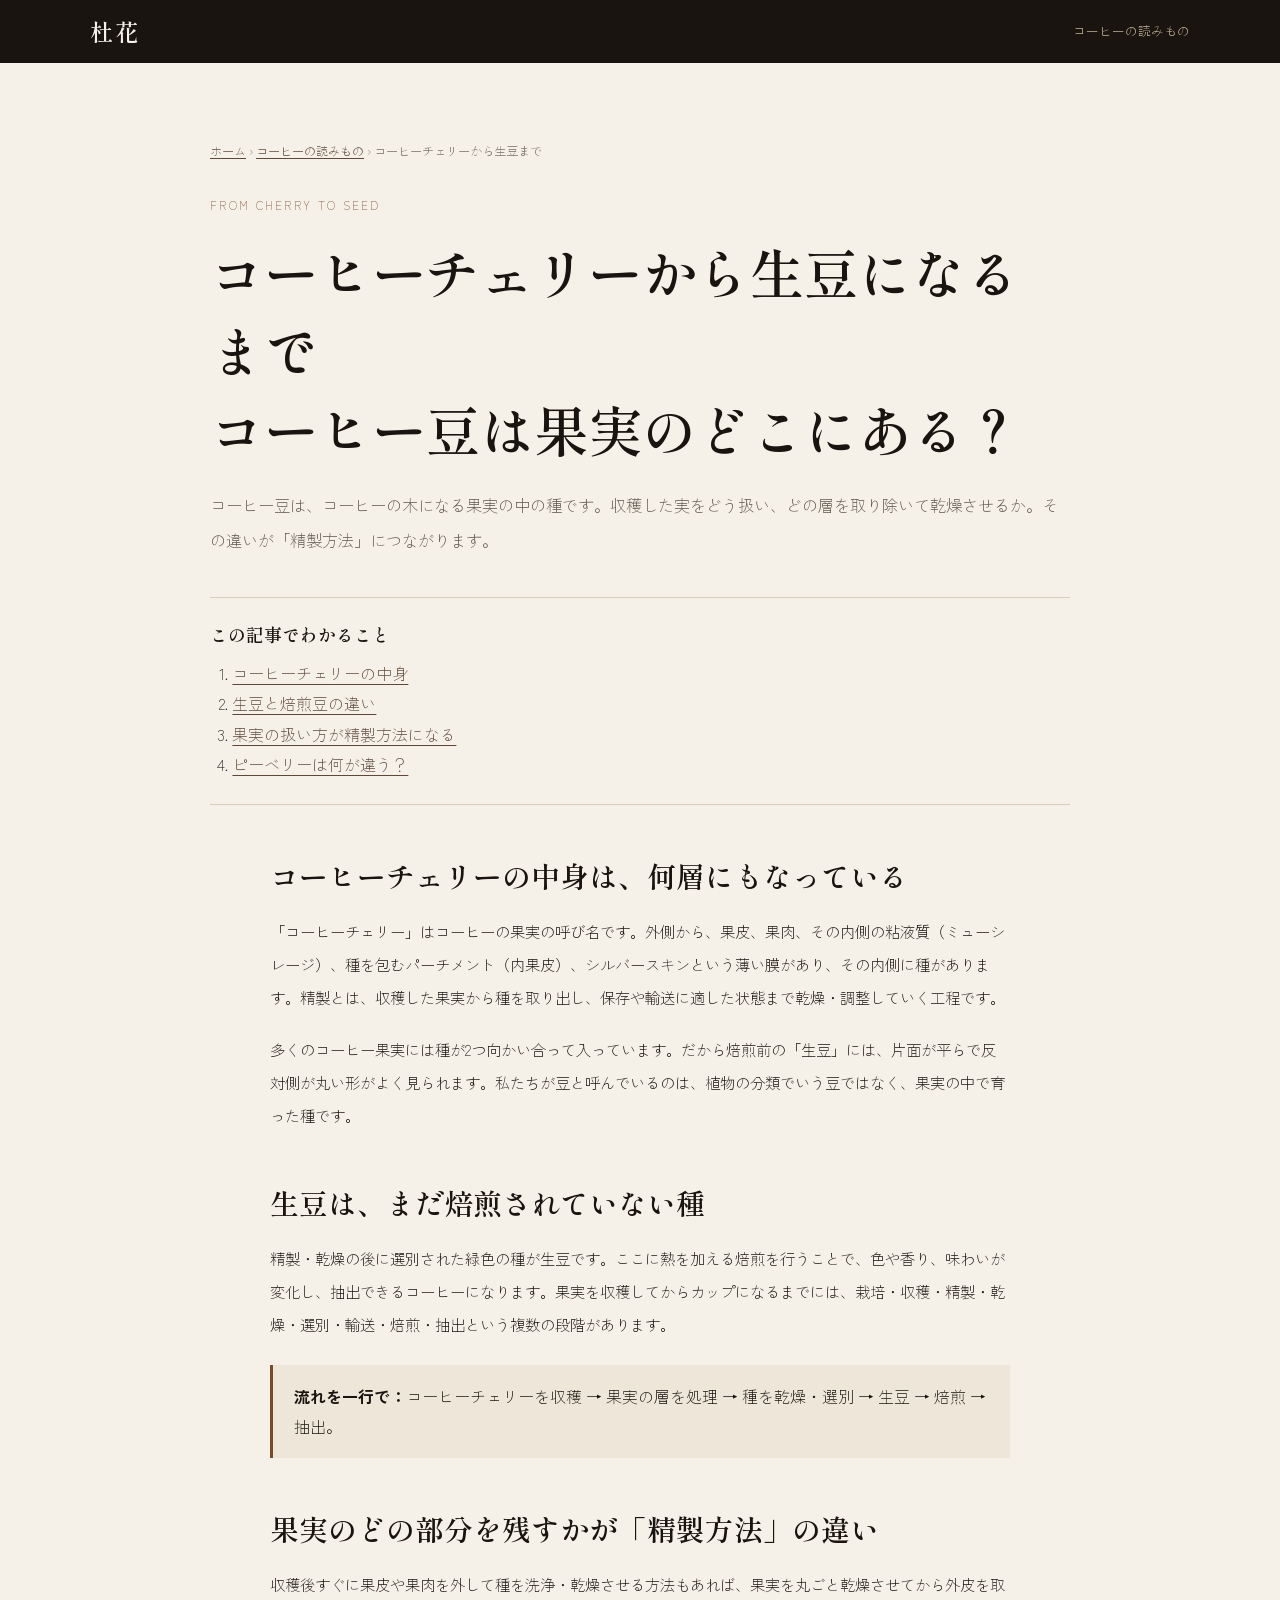
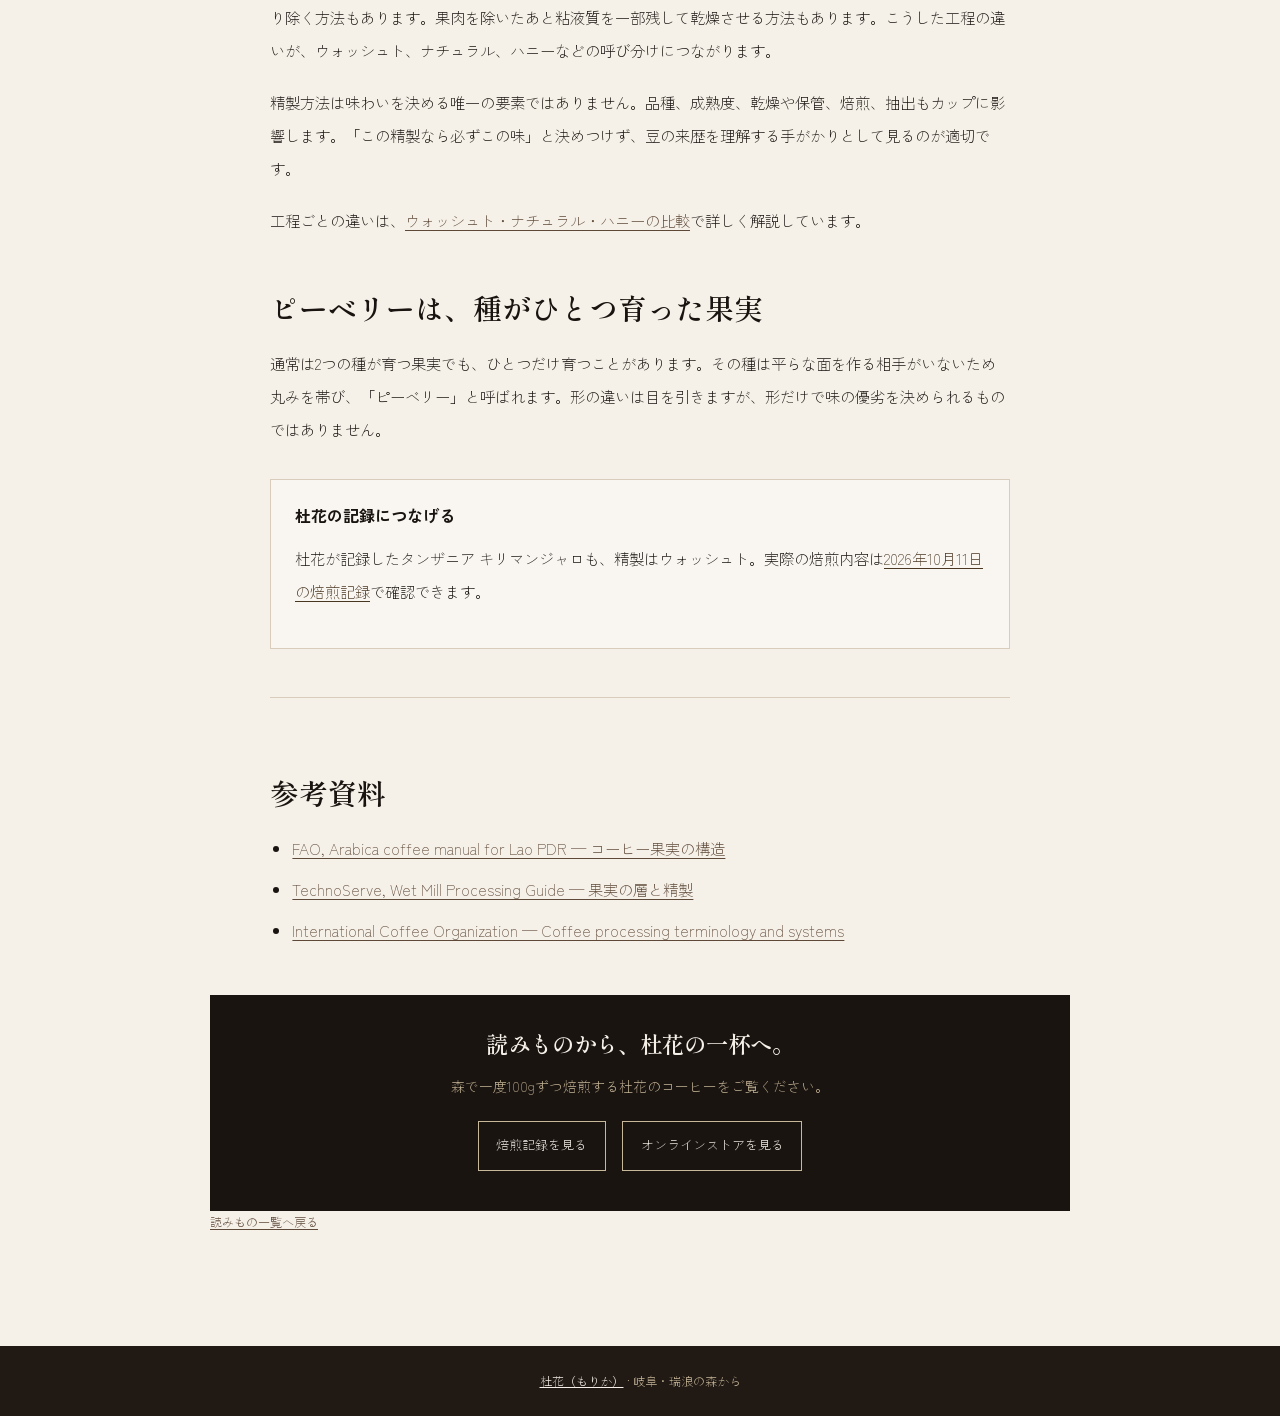
<file: coffee-notes/coffee-cherry/index.html>
<!doctype html>
<html lang="ja">
<head>
<meta charset="utf-8">
<meta name="viewport" content="width=device-width, initial-scale=1">
<meta name="robots" content="index,follow,max-image-preview:large">
<meta name="theme-color" content="#3a5240">
<link rel="icon" type="image/png" href="/apple-touch-icon.png" sizes="180x180">
<link rel="apple-touch-icon" href="/apple-touch-icon.png">
<link rel="stylesheet" href="/coffee-notes/coffee-notes.css">
<title>コーヒーチェリーとは？果実から生豆になるまで｜杜花</title>
<meta name="description" content="コーヒーチェリーの中身はどうなっている？果皮・果肉・粘液質・パーチメントと種の関係、精製方法の違いを解説します。">
<link rel="canonical" href="https://morika-lp.vercel.app/coffee-notes/coffee-cherry/">
<meta property="og:type" content="article">
<meta property="og:site_name" content="杜花">
<meta property="og:title" content="コーヒーチェリーとは？果実から生豆になるまで｜杜花">
<meta property="og:description" content="コーヒーチェリーの中身はどうなっている？果皮・果肉・粘液質・パーチメントと種の関係、精製方法の違いを解説します。">
<meta property="og:url" content="https://morika-lp.vercel.app/coffee-notes/coffee-cherry/">
<script type="application/ld+json">{"@context":"https://schema.org","@type":"Article","headline":"コーヒーチェリーとは？果実から生豆になるまで｜杜花","description":"コーヒーチェリーの中身はどうなっている？果皮・果肉・粘液質・パーチメントと種の関係、精製方法の違いを解説します。","url":"https://morika-lp.vercel.app/coffee-notes/coffee-cherry/","inLanguage":"ja-JP","publisher":{"@type":"Organization","name":"杜花","url":"https://morika-lp.vercel.app/"}}</script>
</head>
<body>
<header class="site-header"><nav aria-label="メイン"><a class="brand" href="/">杜花</a><a class="nav-link" href="/coffee-notes/">コーヒーの読みもの</a></nav></header>
<main class="page-wrap">
<nav class="breadcrumb" aria-label="パンくず"><a href="/">ホーム</a> › <a href="/coffee-notes/">コーヒーの読みもの</a> › コーヒーチェリーから生豆まで</nav><p class="eyebrow">FROM CHERRY TO SEED</p><h1 class="page-title">コーヒーチェリーから生豆になるまで<br>コーヒー豆は果実のどこにある？</h1><p class="lead">コーヒー豆は、コーヒーの木になる果実の中の種です。収穫した実をどう扱い、どの層を取り除いて乾燥させるか。その違いが「精製方法」につながります。</p><nav class="toc" aria-label="この記事の目次"><h2>この記事でわかること</h2><ol><li><a href="#fruit">コーヒーチェリーの中身</a></li><li><a href="#seed">生豆と焙煎豆の違い</a></li><li><a href="#process">果実の扱い方が精製方法になる</a></li><li><a href="#peaberry">ピーベリーは何が違う？</a></li></ol></nav><article class="article-body"><section id="fruit"><h2>コーヒーチェリーの中身は、何層にもなっている</h2><p>「コーヒーチェリー」はコーヒーの果実の呼び名です。外側から、果皮、果肉、その内側の粘液質（ミューシレージ）、種を包むパーチメント（内果皮）、シルバースキンという薄い膜があり、その内側に種があります。精製とは、収穫した果実から種を取り出し、保存や輸送に適した状態まで乾燥・調整していく工程です。</p><p>多くのコーヒー果実には種が2つ向かい合って入っています。だから焙煎前の「生豆」には、片面が平らで反対側が丸い形がよく見られます。私たちが豆と呼んでいるのは、植物の分類でいう豆ではなく、果実の中で育った種です。</p></section><section id="seed"><h2>生豆は、まだ焙煎されていない種</h2><p>精製・乾燥の後に選別された緑色の種が生豆です。ここに熱を加える焙煎を行うことで、色や香り、味わいが変化し、抽出できるコーヒーになります。果実を収穫してからカップになるまでには、栽培・収穫・精製・乾燥・選別・輸送・焙煎・抽出という複数の段階があります。</p><div class="note-box"><strong>流れを一行で：</strong>コーヒーチェリーを収穫 → 果実の層を処理 → 種を乾燥・選別 → 生豆 → 焙煎 → 抽出。</div></section><section id="process"><h2>果実のどの部分を残すかが「精製方法」の違い</h2><p>収穫後すぐに果皮や果肉を外して種を洗浄・乾燥させる方法もあれば、果実を丸ごと乾燥させてから外皮を取り除く方法もあります。果肉を除いたあと粘液質を一部残して乾燥させる方法もあります。こうした工程の違いが、ウォッシュト、ナチュラル、ハニーなどの呼び分けにつながります。</p><p>精製方法は味わいを決める唯一の要素ではありません。品種、成熟度、乾燥や保管、焙煎、抽出もカップに影響します。「この精製なら必ずこの味」と決めつけず、豆の来歴を理解する手がかりとして見るのが適切です。</p><p>工程ごとの違いは、<a href="/coffee-notes/washed-natural/">ウォッシュト・ナチュラル・ハニーの比較</a>で詳しく解説しています。</p></section><section id="peaberry"><h2>ピーベリーは、種がひとつ育った果実</h2><p>通常は2つの種が育つ果実でも、ひとつだけ育つことがあります。その種は平らな面を作る相手がいないため丸みを帯び、「ピーベリー」と呼ばれます。形の違いは目を引きますが、形だけで味の優劣を決められるものではありません。</p></section><aside class="related"><strong>杜花の記録につなげる</strong><p>杜花が記録したタンザニア キリマンジャロも、精製はウォッシュト。実際の焙煎内容は<a href="/#roast-log-2026-10-11-tanzania">2026年10月11日の焙煎記録</a>で確認できます。</p></aside><section class="sources"><h2>参考資料</h2><ul><li><a href="https://www.fao.org/4/ae939e/ae939e03.htm" target="_blank" rel="noopener">FAO, Arabica coffee manual for Lao PDR — コーヒー果実の構造</a></li><li><a href="https://www.technoserve.org/wp-content/uploads/2022/03/TechnoServe-Wet-Mill-Processing-Guide.pdf" target="_blank" rel="noopener">TechnoServe, Wet Mill Processing Guide — 果実の層と精製</a></li><li><a href="https://www.icocoffee.org/documents/ed1988e.pdf" target="_blank" rel="noopener">International Coffee Organization — Coffee processing terminology and systems</a></li></ul></section></article><aside class="end-cta"><h2>読みものから、杜花の一杯へ。</h2><p>森で一度100gずつ焙煎する杜花のコーヒーをご覧ください。</p><a class="button-link" href="/#roast-log-2026-10-11-tanzania">焙煎記録を見る</a><a class="button-link" href="https://morikacoffee.base.shop/?utm_source=morika-lp&amp;utm_medium=website&amp;utm_campaign=coffee-notes&amp;utm_content=article" target="_blank" rel="noopener">オンラインストアを見る</a></aside><p class="breadcrumb"><a href="/coffee-notes/">読みもの一覧へ戻る</a></p>
</main>
<footer class="site-footer"><a href="/">杜花（もりか）</a> · 岐阜・瑞浪の森から</footer>
</body>
</html>
</file>
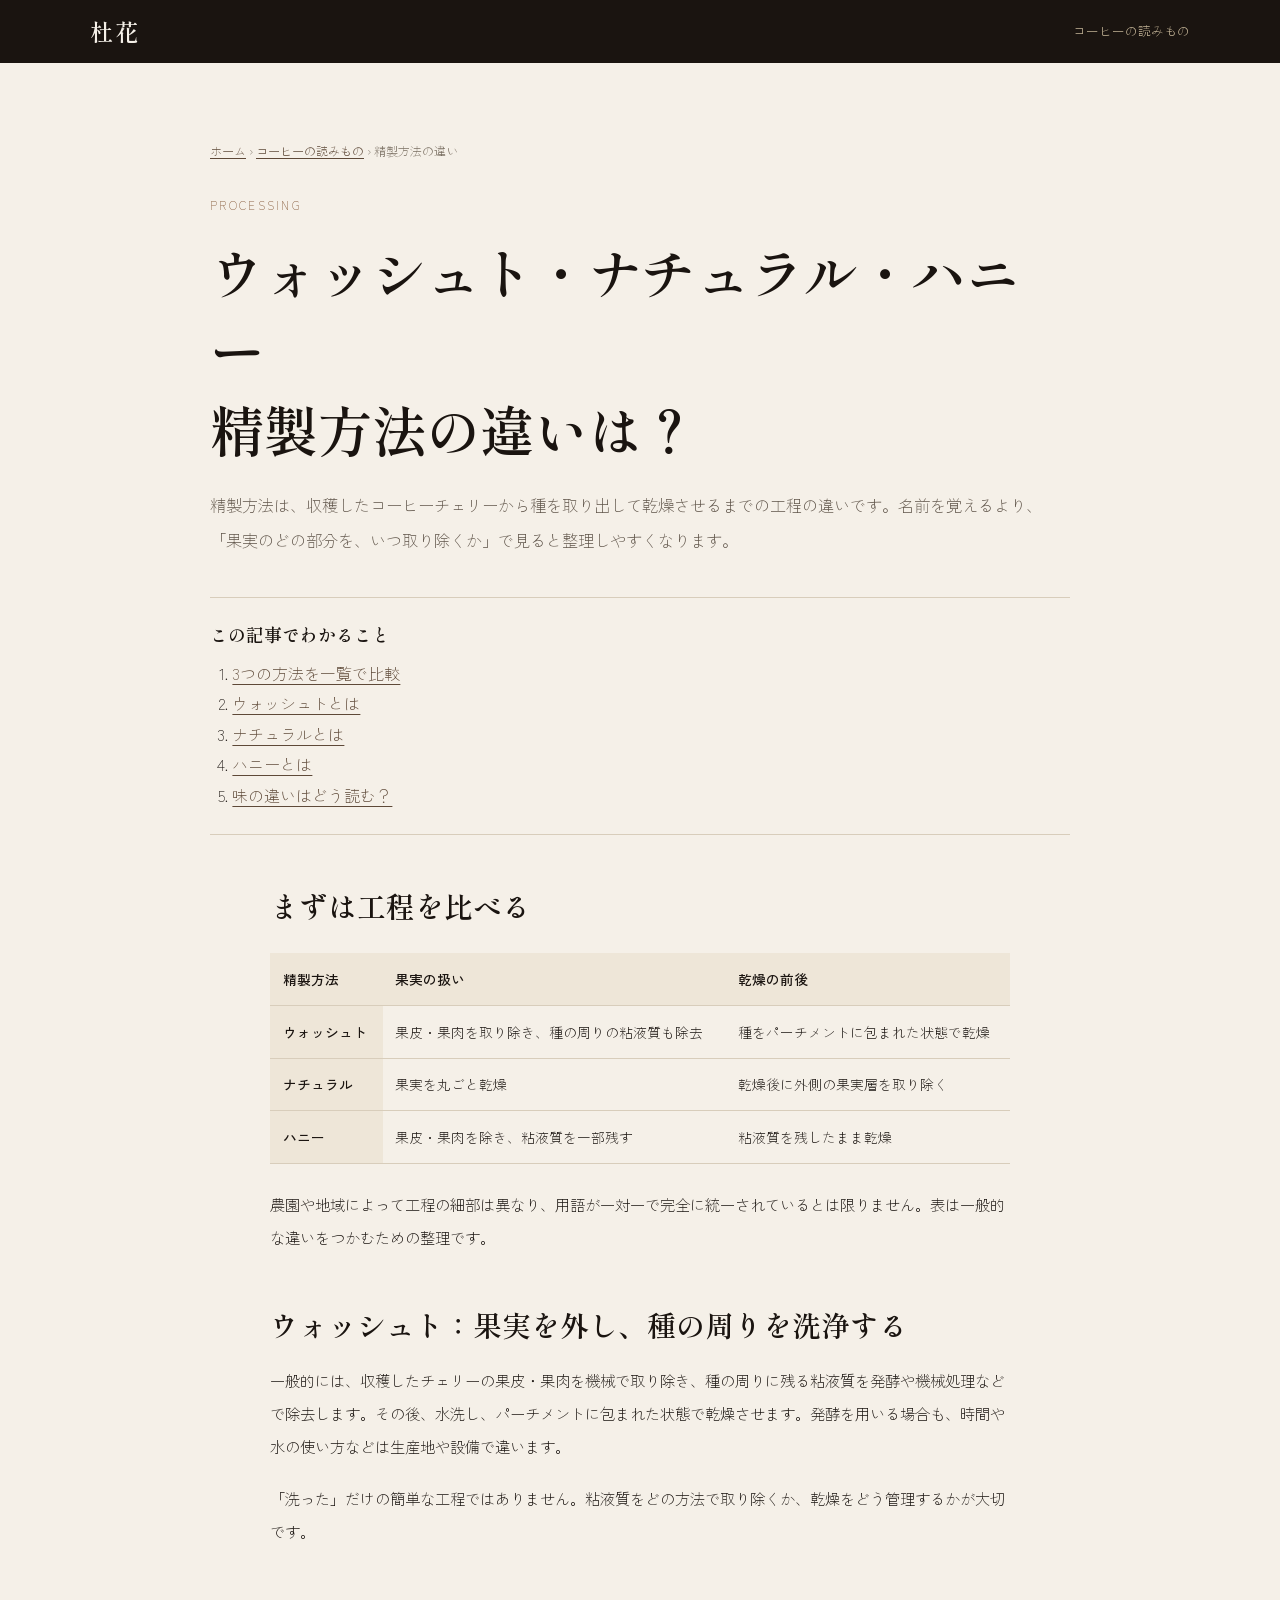
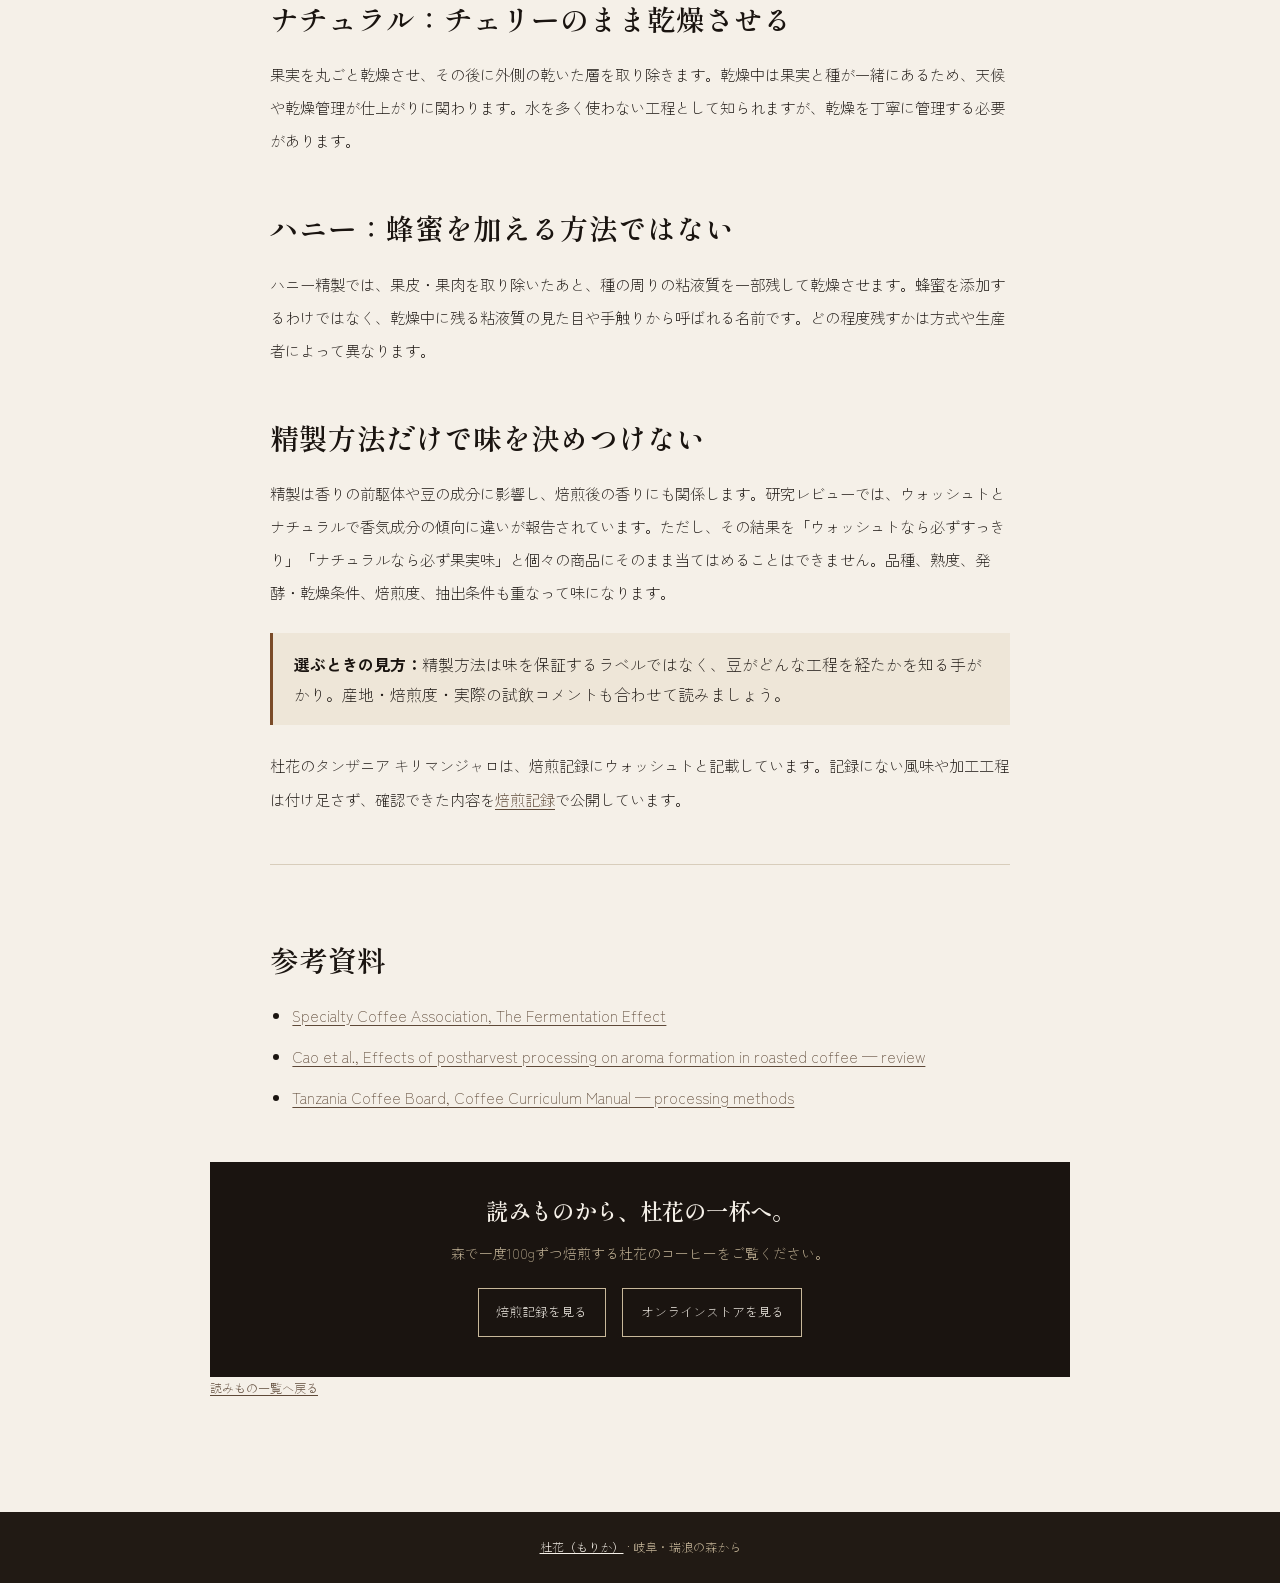
<file: coffee-notes/washed-natural/index.html>
<!doctype html>
<html lang="ja">
<head>
<meta charset="utf-8">
<meta name="viewport" content="width=device-width, initial-scale=1">
<meta name="robots" content="index,follow,max-image-preview:large">
<meta name="theme-color" content="#3a5240">
<link rel="icon" type="image/png" href="/apple-touch-icon.png" sizes="180x180">
<link rel="apple-touch-icon" href="/apple-touch-icon.png">
<link rel="stylesheet" href="/coffee-notes/coffee-notes.css">
<title>ウォッシュト・ナチュラル・ハニーの違い｜コーヒー精製方法｜杜花</title>
<meta name="description" content="ウォッシュト、ナチュラル、ハニー精製の工程を比較。コーヒーチェリーのどの層をいつ取り除くのか、味の説明で断定できる範囲も解説します。">
<link rel="canonical" href="https://morika-lp.vercel.app/coffee-notes/washed-natural/">
<meta property="og:type" content="article">
<meta property="og:site_name" content="杜花">
<meta property="og:title" content="ウォッシュト・ナチュラル・ハニーの違い｜コーヒー精製方法｜杜花">
<meta property="og:description" content="ウォッシュト、ナチュラル、ハニー精製の工程を比較。コーヒーチェリーのどの層をいつ取り除くのか、味の説明で断定できる範囲も解説します。">
<meta property="og:url" content="https://morika-lp.vercel.app/coffee-notes/washed-natural/">
<script type="application/ld+json">{"@context":"https://schema.org","@type":"Article","headline":"ウォッシュト・ナチュラル・ハニーの違い｜コーヒー精製方法｜杜花","description":"ウォッシュト、ナチュラル、ハニー精製の工程を比較。コーヒーチェリーのどの層をいつ取り除くのか、味の説明で断定できる範囲も解説します。","url":"https://morika-lp.vercel.app/coffee-notes/washed-natural/","inLanguage":"ja-JP","publisher":{"@type":"Organization","name":"杜花","url":"https://morika-lp.vercel.app/"}}</script>
</head>
<body>
<header class="site-header"><nav aria-label="メイン"><a class="brand" href="/">杜花</a><a class="nav-link" href="/coffee-notes/">コーヒーの読みもの</a></nav></header>
<main class="page-wrap">
<nav class="breadcrumb" aria-label="パンくず"><a href="/">ホーム</a> › <a href="/coffee-notes/">コーヒーの読みもの</a> › 精製方法の違い</nav><p class="eyebrow">PROCESSING</p><h1 class="page-title">ウォッシュト・ナチュラル・ハニー<br>精製方法の違いは？</h1><p class="lead">精製方法は、収穫したコーヒーチェリーから種を取り出して乾燥させるまでの工程の違いです。名前を覚えるより、「果実のどの部分を、いつ取り除くか」で見ると整理しやすくなります。</p><nav class="toc" aria-label="この記事の目次"><h2>この記事でわかること</h2><ol><li><a href="#table">3つの方法を一覧で比較</a></li><li><a href="#washed">ウォッシュトとは</a></li><li><a href="#natural">ナチュラルとは</a></li><li><a href="#honey">ハニーとは</a></li><li><a href="#taste">味の違いはどう読む？</a></li></ol></nav><article class="article-body"><section id="table"><h2>まずは工程を比べる</h2><table class="compare"><thead><tr><th>精製方法</th><th>果実の扱い</th><th>乾燥の前後</th></tr></thead><tbody><tr><th>ウォッシュト</th><td>果皮・果肉を取り除き、種の周りの粘液質も除去</td><td>種をパーチメントに包まれた状態で乾燥</td></tr><tr><th>ナチュラル</th><td>果実を丸ごと乾燥</td><td>乾燥後に外側の果実層を取り除く</td></tr><tr><th>ハニー</th><td>果皮・果肉を除き、粘液質を一部残す</td><td>粘液質を残したまま乾燥</td></tr></tbody></table><p>農園や地域によって工程の細部は異なり、用語が一対一で完全に統一されているとは限りません。表は一般的な違いをつかむための整理です。</p></section><section id="washed"><h2>ウォッシュト：果実を外し、種の周りを洗浄する</h2><p>一般的には、収穫したチェリーの果皮・果肉を機械で取り除き、種の周りに残る粘液質を発酵や機械処理などで除去します。その後、水洗し、パーチメントに包まれた状態で乾燥させます。発酵を用いる場合も、時間や水の使い方などは生産地や設備で違います。</p><p>「洗った」だけの簡単な工程ではありません。粘液質をどの方法で取り除くか、乾燥をどう管理するかが大切です。</p></section><section id="natural"><h2>ナチュラル：チェリーのまま乾燥させる</h2><p>果実を丸ごと乾燥させ、その後に外側の乾いた層を取り除きます。乾燥中は果実と種が一緒にあるため、天候や乾燥管理が仕上がりに関わります。水を多く使わない工程として知られますが、乾燥を丁寧に管理する必要があります。</p></section><section id="honey"><h2>ハニー：蜂蜜を加える方法ではない</h2><p>ハニー精製では、果皮・果肉を取り除いたあと、種の周りの粘液質を一部残して乾燥させます。蜂蜜を添加するわけではなく、乾燥中に残る粘液質の見た目や手触りから呼ばれる名前です。どの程度残すかは方式や生産者によって異なります。</p></section><section id="taste"><h2>精製方法だけで味を決めつけない</h2><p>精製は香りの前駆体や豆の成分に影響し、焙煎後の香りにも関係します。研究レビューでは、ウォッシュトとナチュラルで香気成分の傾向に違いが報告されています。ただし、その結果を「ウォッシュトなら必ずすっきり」「ナチュラルなら必ず果実味」と個々の商品にそのまま当てはめることはできません。品種、熟度、発酵・乾燥条件、焙煎度、抽出条件も重なって味になります。</p><div class="note-box"><strong>選ぶときの見方：</strong>精製方法は味を保証するラベルではなく、豆がどんな工程を経たかを知る手がかり。産地・焙煎度・実際の試飲コメントも合わせて読みましょう。</div><p>杜花のタンザニア キリマンジャロは、焙煎記録にウォッシュトと記載しています。記録にない風味や加工工程は付け足さず、確認できた内容を<a href="/#roast-log-2026-10-11-tanzania">焙煎記録</a>で公開しています。</p></section><section class="sources"><h2>参考資料</h2><ul><li><a href="https://sca.coffee/sca-news/25-magazine/issue-10/english/the-fermentation-effect-25-magazine-issue-10-bw558" target="_blank" rel="noopener">Specialty Coffee Association, The Fermentation Effect</a></li><li><a href="https://academic.oup.com/ijfst/article/58/3/1007/7807986" target="_blank" rel="noopener">Cao et al., Effects of postharvest processing on aroma formation in roasted coffee — review</a></li><li><a href="https://www.coffee.go.tz/uploads/documents/sw-1720694516-Tanzania%20coffee%20curriculum%20Manual_June%202023%20Final%206.pdf" target="_blank" rel="noopener">Tanzania Coffee Board, Coffee Curriculum Manual — processing methods</a></li></ul></section></article><aside class="end-cta"><h2>読みものから、杜花の一杯へ。</h2><p>森で一度100gずつ焙煎する杜花のコーヒーをご覧ください。</p><a class="button-link" href="/#roast-log-2026-10-11-tanzania">焙煎記録を見る</a><a class="button-link" href="https://morikacoffee.base.shop/?utm_source=morika-lp&amp;utm_medium=website&amp;utm_campaign=coffee-notes&amp;utm_content=article" target="_blank" rel="noopener">オンラインストアを見る</a></aside><p class="breadcrumb"><a href="/coffee-notes/">読みもの一覧へ戻る</a></p>
</main>
<footer class="site-footer"><a href="/">杜花（もりか）</a> · 岐阜・瑞浪の森から</footer>
</body>
</html>
</file>
<file: coffee-notes/coffee-notes.css>
@import url('https://fonts.googleapis.com/css2?family=Shippori+Mincho:wght@400;600;800&family=Zen+Kaku+Gothic+New:wght@300;400;500&display=swap');
:root{--ink:#1a1410;--paper:#f5f0e8;--roast:#7a4b28;--forest:#3a5240;--ash:#c8b89a;--line:#d8cdbb}*{box-sizing:border-box}html{scroll-behavior:smooth}body{margin:0;background:var(--paper);color:var(--ink);font-family:'Zen Kaku Gothic New',sans-serif;font-weight:300;line-height:1.9}.site-header{background:var(--ink);padding:.9rem clamp(1rem,5vw,4rem)}.site-header nav{max-width:1100px;margin:auto;display:flex;justify-content:space-between;align-items:center;gap:1rem}.brand{color:var(--paper);font:600 1.45rem 'Shippori Mincho',serif;text-decoration:none;letter-spacing:.08em}.nav-link{color:var(--ash);font-size:.8rem;text-decoration:none}.page-wrap{max-width:900px;margin:auto;padding:clamp(2rem,6vw,5rem) 1.25rem 5rem}.breadcrumb{font-size:.76rem;color:#786d60;margin:0 0 2rem}.breadcrumb a{color:#5e4938;text-underline-offset:.2em}.eyebrow{color:var(--roast);font-size:.72rem;letter-spacing:.2em;text-transform:uppercase;margin:0 0 1rem}.page-title{font:600 clamp(2rem,5vw,3.4rem)/1.45 'Shippori Mincho',serif;margin:0 0 1.2rem}.lead{font-size:1.02rem;line-height:2.1;color:#5e5348;margin:0 0 2.5rem}.toc{border-block:1px solid var(--line);padding:1.5rem 0;margin:2.5rem 0 3rem}.toc h2{font:600 1.1rem 'Shippori Mincho',serif;margin:0 0 .7rem}.toc ol{margin:0;padding-left:1.4rem}.toc a,.article-body a{color:#5e4938;text-underline-offset:.22em}.article-body{max-width:740px;margin:auto}.article-body h2{font:600 clamp(1.35rem,3vw,1.8rem)/1.6 'Shippori Mincho',serif;margin:3rem 0 1rem}.article-body h3{font:600 1.15rem/1.7 'Shippori Mincho',serif;margin:2rem 0 .6rem}.article-body p,.article-body li{font-size:.96rem;line-height:2.15}.article-body p{margin:.7rem 0 1.2rem}.article-body ul{padding-left:1.4rem}.note-box{background:#eee6d8;border-left:3px solid var(--roast);padding:1rem 1.3rem;margin:1.5rem 0}.compare{width:100%;border-collapse:collapse;margin:1.5rem 0;font-size:.86rem}.compare th,.compare td{padding:.8rem;text-align:left;vertical-align:top;border-bottom:1px solid var(--line)}.compare th{font-weight:500;background:#eee6d8}.sources{border-top:1px solid var(--line);padding-top:1.5rem;margin-top:3rem;font-size:.8rem}.sources li{margin:.5rem 0}.related{margin-top:2rem;padding:1.3rem 1.5rem;border:1px solid var(--line);background:rgba(255,255,255,.4)}.related a{color:#493722}.end-cta{margin-top:3rem;padding:2rem;background:var(--ink);color:var(--paper);text-align:center}.end-cta h2{font:600 1.4rem 'Shippori Mincho',serif;margin:0 0 .5rem}.end-cta p{color:var(--ash);font-size:.87rem}.button-link{display:inline-flex;margin:.5rem;padding:.7rem 1.1rem;border:1px solid var(--ash);color:var(--paper);text-decoration:none;font-size:.82rem}.contents-list{display:grid;gap:1rem;margin:2rem 0}.contents-card{display:block;padding:1.4rem 1.5rem;border:1px solid var(--line);background:rgba(255,255,255,.42);color:var(--ink);text-decoration:none;transition:background .2s}.contents-card:hover{background:#eee6d8}.contents-card span{display:block;color:var(--roast);font-size:.68rem;letter-spacing:.15em}.contents-card h2{font:600 1.3rem/1.65 'Shippori Mincho',serif;margin:.5rem 0}.contents-card p{margin:0;color:#62574b;font-size:.88rem;line-height:1.9}.more{display:block;margin-top:.8rem;color:#5e4938;font-size:.8rem;text-decoration:underline;text-underline-offset:.25em}.site-footer{background:#211a14;color:var(--ash);padding:1.5rem;text-align:center;font-size:.75rem}.site-footer a{color:var(--paper)}a:focus-visible{outline:2px solid var(--roast);outline-offset:3px}@media(max-width:600px){.page-wrap{padding-top:2rem}.compare{font-size:.76rem}.compare th,.compare td{padding:.5rem}.end-cta{padding:1.5rem 1rem}}
</file>
